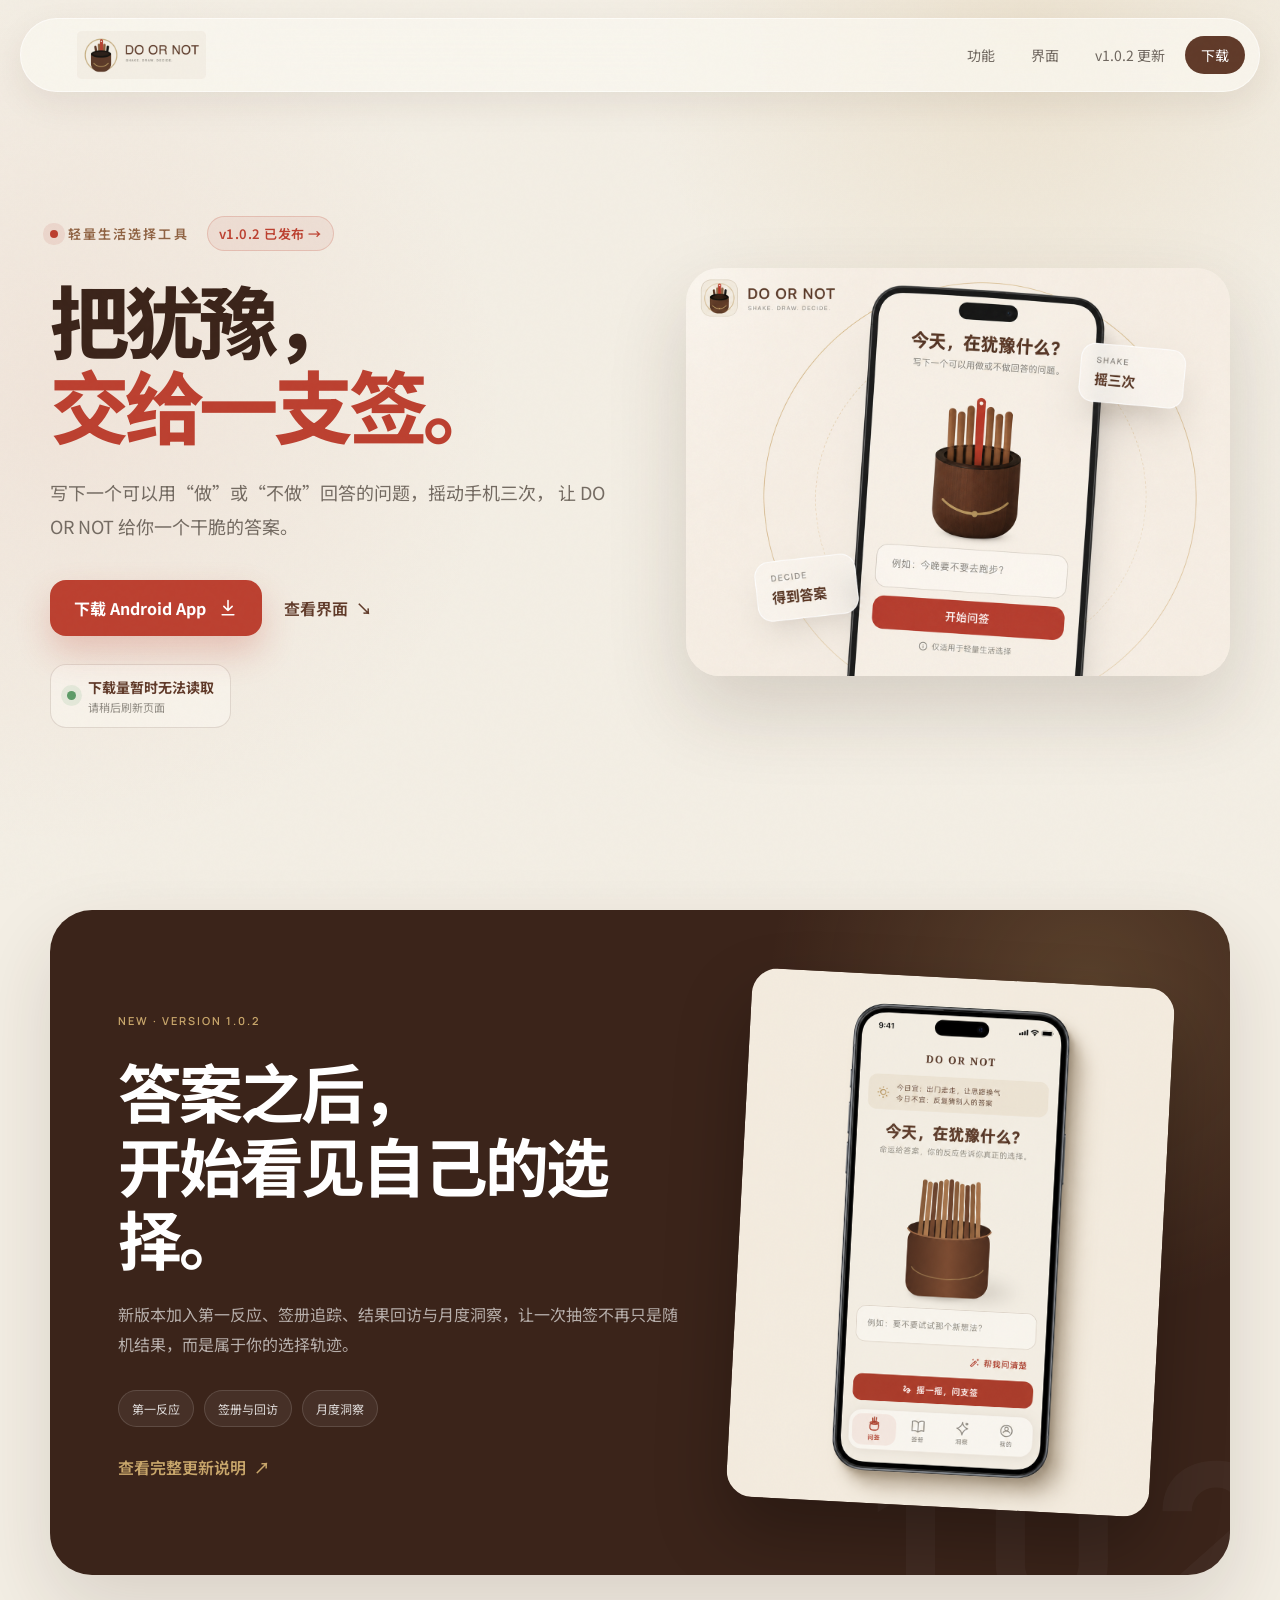
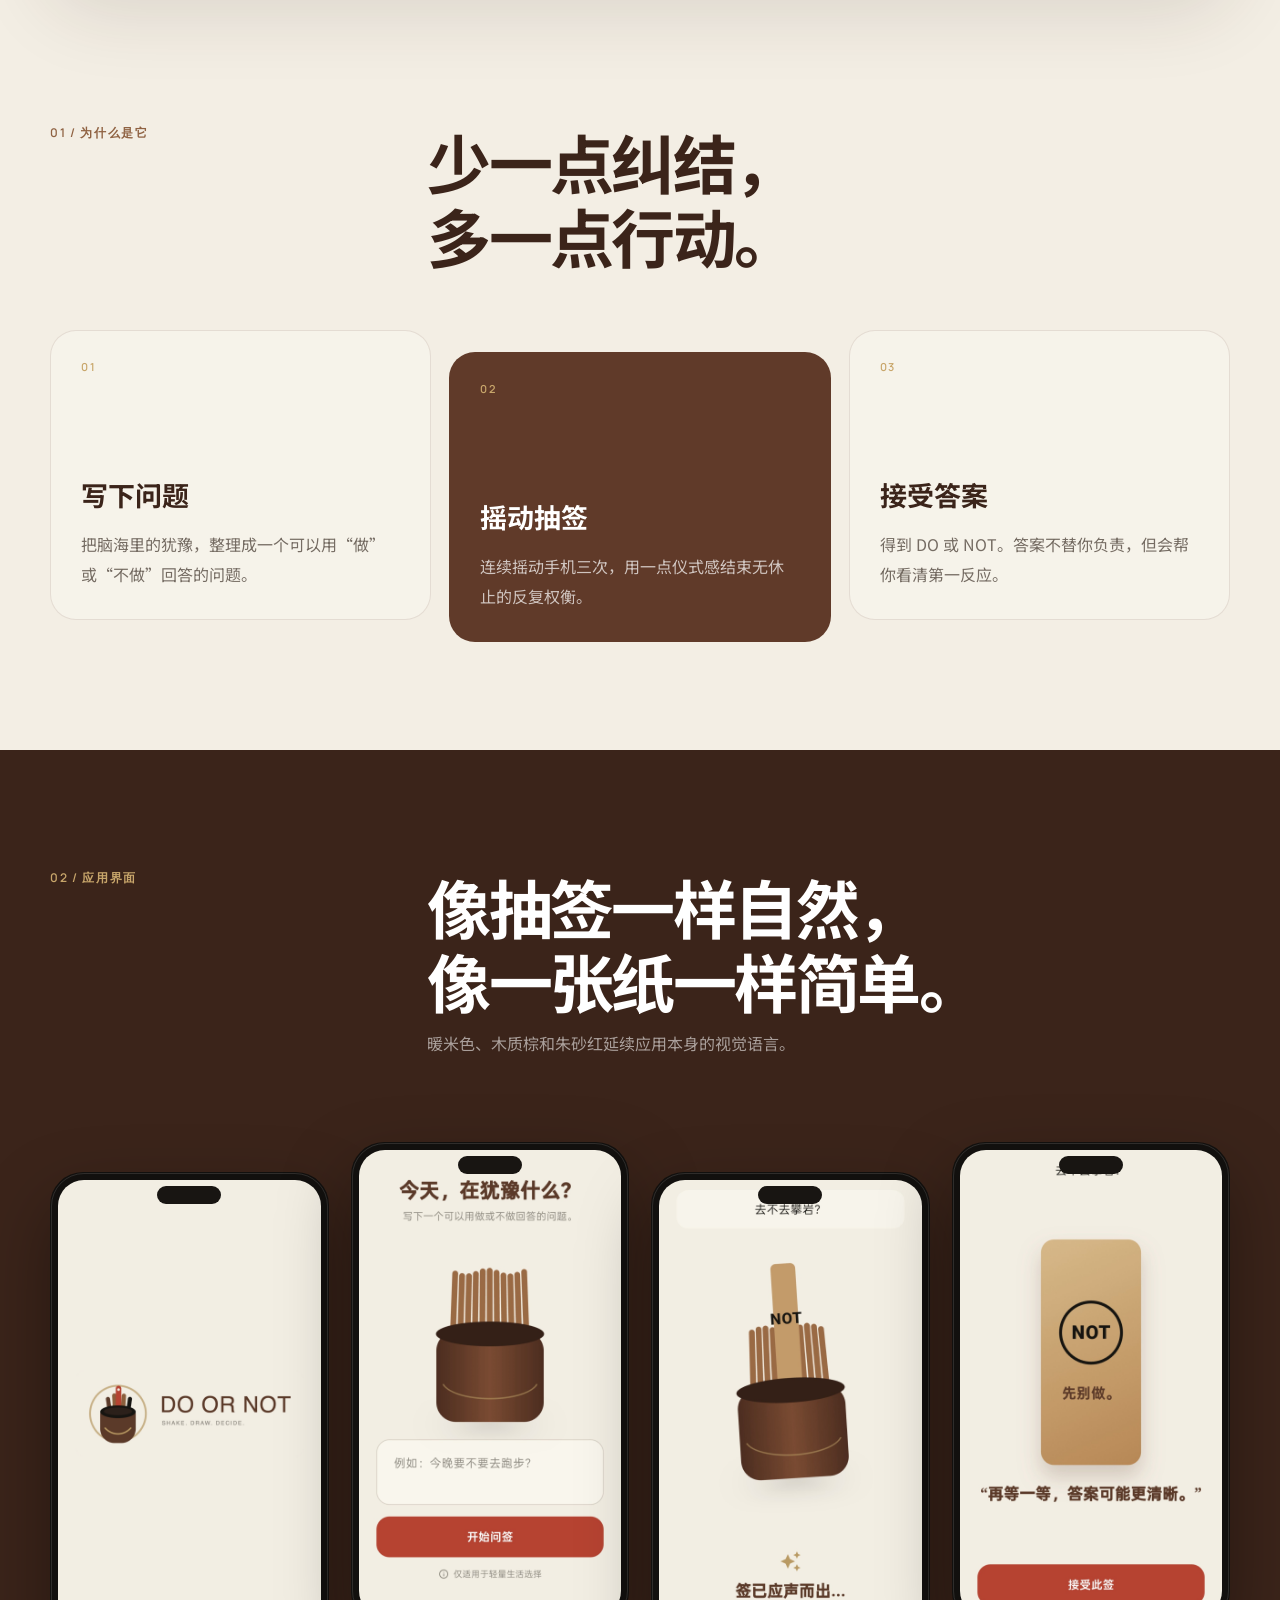
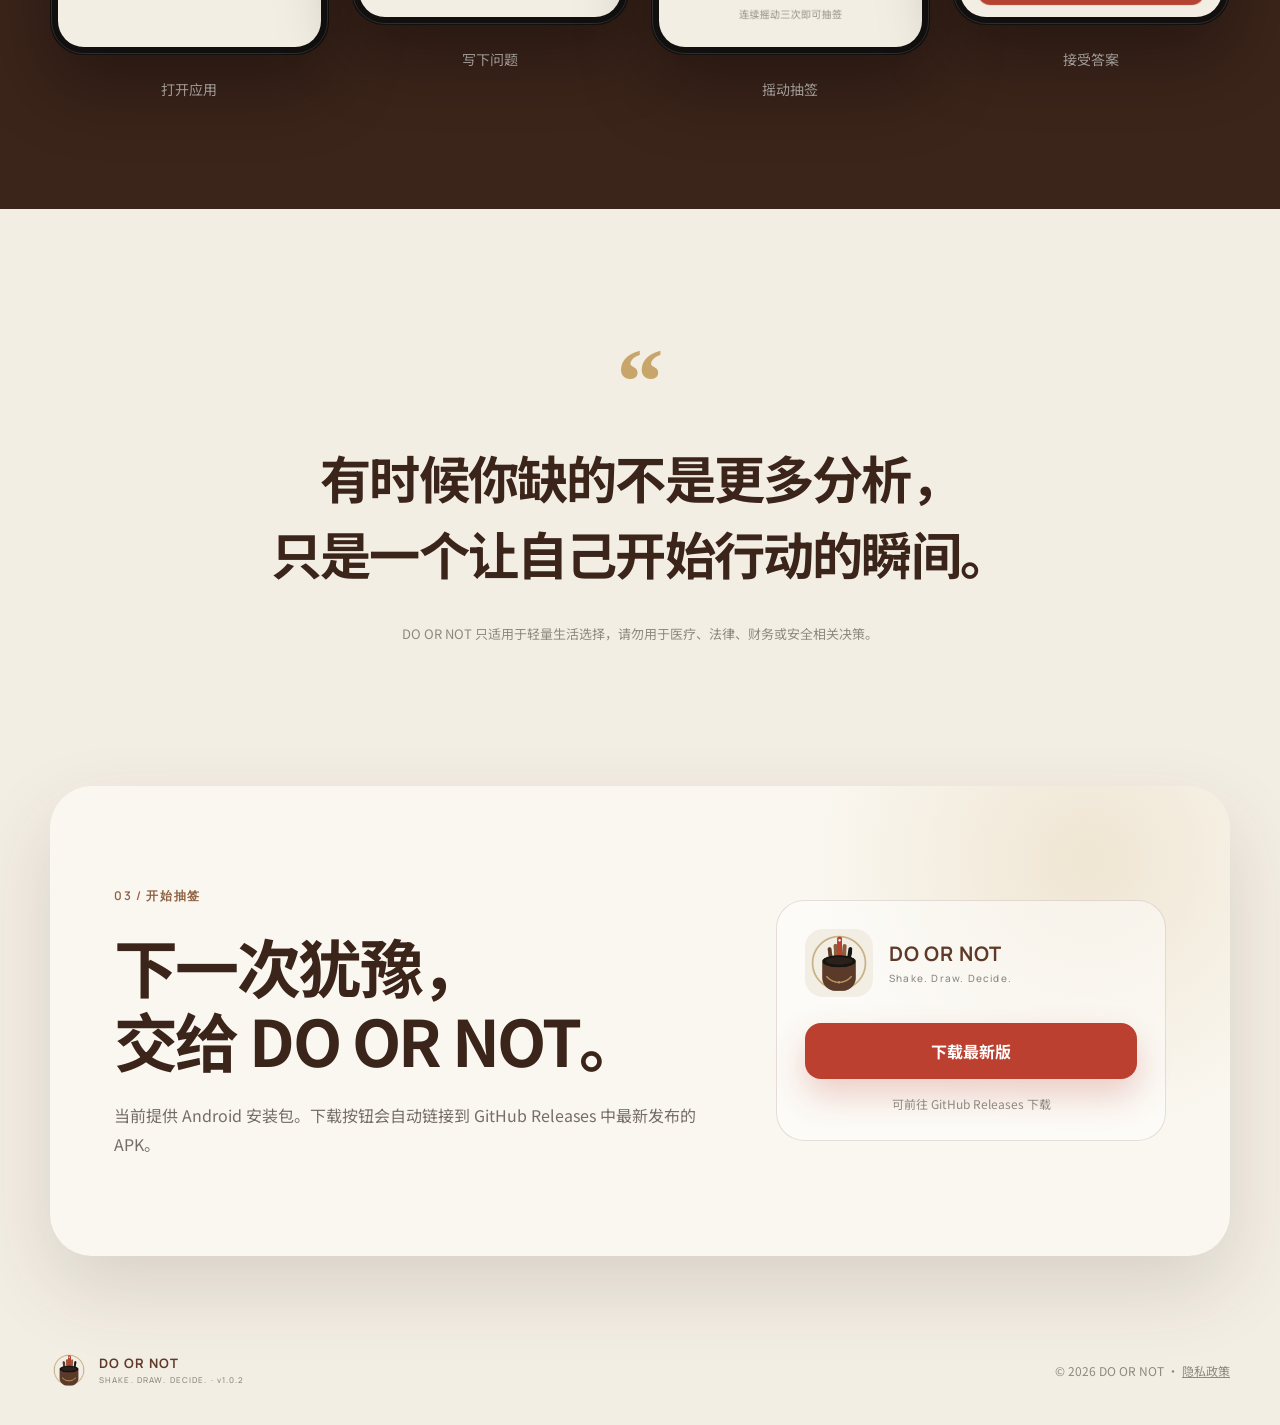
<file: index.html>
<!doctype html>
<html lang="zh-CN">
<head>
  <meta charset="utf-8">
  <meta name="viewport" content="width=device-width, initial-scale=1">
  <meta name="description" content="DO OR NOT v1.0.2：从随机答案到第一反应、签册追踪与选择洞察。">
  <meta name="theme-color" content="#f3eee4">
  <title>DO OR NOT · v1.0.2</title>

  <link rel="icon" type="image/png" href="./assets/app-icon.png">
  <link rel="apple-touch-icon" href="./assets/app-icon.png">
  <link rel="stylesheet" href="./styles.css?v=1.0.2.2">
</head>

<body>
  <div class="page-noise" aria-hidden="true"></div>

  <header class="site-header">
    <a class="brand brand-wordmark-link" href="#top" aria-label="DO OR NOT 首页">
      <img class="brand-wordmark" src="./assets/wordmark.png?v=1.0.2.2" alt="DO OR NOT · Shake. Draw. Decide.">
    </a>

    <nav aria-label="主导航">
      <a href="#features">功能</a>
      <a href="#preview">界面</a>
      <a href="./update-1.0.2.html">v1.0.2 更新</a>
      <a class="nav-download" href="#download">下载</a>
    </nav>
  </header>

  <main id="top">
    <section class="hero section-shell">
      <div class="hero-copy">
        <div class="eyebrow">
          <span class="eyebrow-dot"></span>
          轻量生活选择工具
          <a class="version-chip" href="./update-1.0.2.html">v1.0.2 已发布 →</a>
        </div>

        <h1>把犹豫，<br><em>交给一支签。</em></h1>

        <p class="hero-description">
          写下一个可以用“做”或“不做”回答的问题，摇动手机三次，
          让 DO OR NOT 给你一个干脆的答案。
        </p>

        <div class="hero-actions">
          <a
            id="downloadButton"
            class="primary-button"
            href="https://github.com/tpos8/do-or-not/releases"
            target="_blank"
            rel="noopener"
          >
            <span>下载 Android App</span>
            <svg viewBox="0 0 24 24" aria-hidden="true">
              <path d="M12 3v12m0 0 5-5m-5 5-5-5M5 20h14"/>
            </svg>
          </a>

          <a class="text-button" href="#preview">
            查看界面
            <span aria-hidden="true">↘</span>
          </a>
        </div>

        <div class="download-counter" aria-live="polite">
          <span class="live-dot" aria-hidden="true"></span>
          <div>
            <strong id="downloadCount">正在读取下载量…</strong>
            <small id="downloadMeta">数据来自 GitHub Releases</small>
          </div>
        </div>
      </div>

      <div class="hero-visual hero-visual-latest" aria-label="DO OR NOT 最新应用界面预览">
        <img class="hero-latest-image" src="./assets/hero-latest.png?v=1.0.2.2" alt="DO OR NOT 最新首页：今天，在犹豫什么？">
      </div>
    </section>


    <section class="release-strip section-shell" aria-labelledby="release-title">
      <div class="release-strip-copy">
        <span class="release-kicker">NEW · VERSION 1.0.2</span>
        <h2 id="release-title">答案之后，<br>开始看见自己的选择。</h2>
        <p>新版本加入第一反应、签册追踪、结果回访与月度洞察，让一次抽签不再只是随机结果，而是属于你的选择轨迹。</p>
        <div class="release-points" aria-label="v1.0.2 核心更新">
          <span>第一反应</span>
          <span>签册与回访</span>
          <span>月度洞察</span>
        </div>
        <a class="text-button release-link" href="./update-1.0.2.html">查看完整更新说明 <span aria-hidden="true">↗</span></a>
      </div>
      <a class="release-strip-visual" href="./update-1.0.2.html" aria-label="查看 DO OR NOT v1.0.2 更新">
        <img src="./assets/updates/home-preview.png" alt="DO OR NOT v1.0.2 首页手机预览图">
      </a>
    </section>

    <section id="features" class="features section-shell">
      <div class="section-heading">
        <span>01 / 为什么是它</span>
        <h2>少一点纠结，<br>多一点行动。</h2>
      </div>

      <div class="feature-grid">
        <article class="feature-card">
          <span class="feature-number">01</span>
          <h3>写下问题</h3>
          <p>把脑海里的犹豫，整理成一个可以用“做”或“不做”回答的问题。</p>
        </article>

        <article class="feature-card featured">
          <span class="feature-number">02</span>
          <h3>摇动抽签</h3>
          <p>连续摇动手机三次，用一点仪式感结束无休止的反复权衡。</p>
        </article>

        <article class="feature-card">
          <span class="feature-number">03</span>
          <h3>接受答案</h3>
          <p>得到 DO 或 NOT。答案不替你负责，但会帮你看清第一反应。</p>
        </article>
      </div>
    </section>

    <section id="preview" class="preview-section">
      <div class="section-shell">
        <div class="section-heading preview-heading">
          <span>02 / 应用界面</span>
          <h2>像抽签一样自然，<br>像一张纸一样简单。</h2>
          <p>暖米色、木质棕和朱砂红延续应用本身的视觉语言。</p>
        </div>

        <div class="phone-gallery">
          <figure class="gallery-item gallery-item-1">
            <div class="phone phone-gallery-frame">
              <div class="phone-speaker"></div>
              <div class="phone-screen">
                <img src="./assets/screenshots/splash.png" alt="DO OR NOT 启动页">
              </div>
            </div>
            <figcaption>打开应用</figcaption>
          </figure>

          <figure class="gallery-item gallery-item-2">
            <div class="phone phone-gallery-frame">
              <div class="phone-speaker"></div>
              <div class="phone-screen">
                <img src="./assets/screenshots/question.jpg" alt="输入选择问题">
              </div>
            </div>
            <figcaption>写下问题</figcaption>
          </figure>

          <figure class="gallery-item gallery-item-3">
            <div class="phone phone-gallery-frame">
              <div class="phone-speaker"></div>
              <div class="phone-screen">
                <img src="./assets/screenshots/shake.jpg" alt="摇动手机抽签">
              </div>
            </div>
            <figcaption>摇动抽签</figcaption>
          </figure>

          <figure class="gallery-item gallery-item-4">
            <div class="phone phone-gallery-frame">
              <div class="phone-speaker"></div>
              <div class="phone-screen">
                <img src="./assets/screenshots/result.jpg" alt="查看 DO OR NOT 答案">
              </div>
            </div>
            <figcaption>接受答案</figcaption>
          </figure>
        </div>
      </div>
    </section>

    <section class="ritual section-shell">
      <div class="ritual-mark">“</div>
      <blockquote>
        有时候你缺的不是更多分析，<br>
        只是一个让自己开始行动的瞬间。
      </blockquote>
      <p>DO OR NOT 只适用于轻量生活选择，请勿用于医疗、法律、财务或安全相关决策。</p>
    </section>

    <section id="download" class="download-section">
      <div class="download-card section-shell">
        <div class="download-copy">
          <span>03 / 开始抽签</span>
          <h2>下一次犹豫，<br>交给 DO OR NOT。</h2>
          <p>当前提供 Android 安装包。下载按钮会自动链接到 GitHub Releases 中最新发布的 APK。</p>
        </div>

        <div class="download-action">
          <img src="./assets/app-icon.png" alt="DO OR NOT 应用图标">
          <div>
            <strong>DO OR NOT</strong>
            <small>Shake. Draw. Decide.</small>
          </div>

          <a
            id="downloadButtonBottom"
            class="primary-button"
            href="https://github.com/tpos8/do-or-not/releases"
            target="_blank"
            rel="noopener"
          >
            下载最新版
          </a>

          <p id="downloadCountBottom">正在同步下载量…</p>
        </div>
      </div>
    </section>
  </main>

  <footer class="site-footer section-shell">
    <div class="footer-brand">
      <img src="./assets/app-icon.png" alt="">
      <div>
        <strong>DO OR NOT</strong>
        <small>SHAKE. DRAW. DECIDE. · v1.0.2</small>
      </div>
    </div>

    <p>© <span id="year"></span> DO OR NOT · <a href="./privacy.html">隐私政策</a></p>
  </footer>

  <script src="./app.js?v=1.0.2.2"></script>
</body>
</html>
</file>
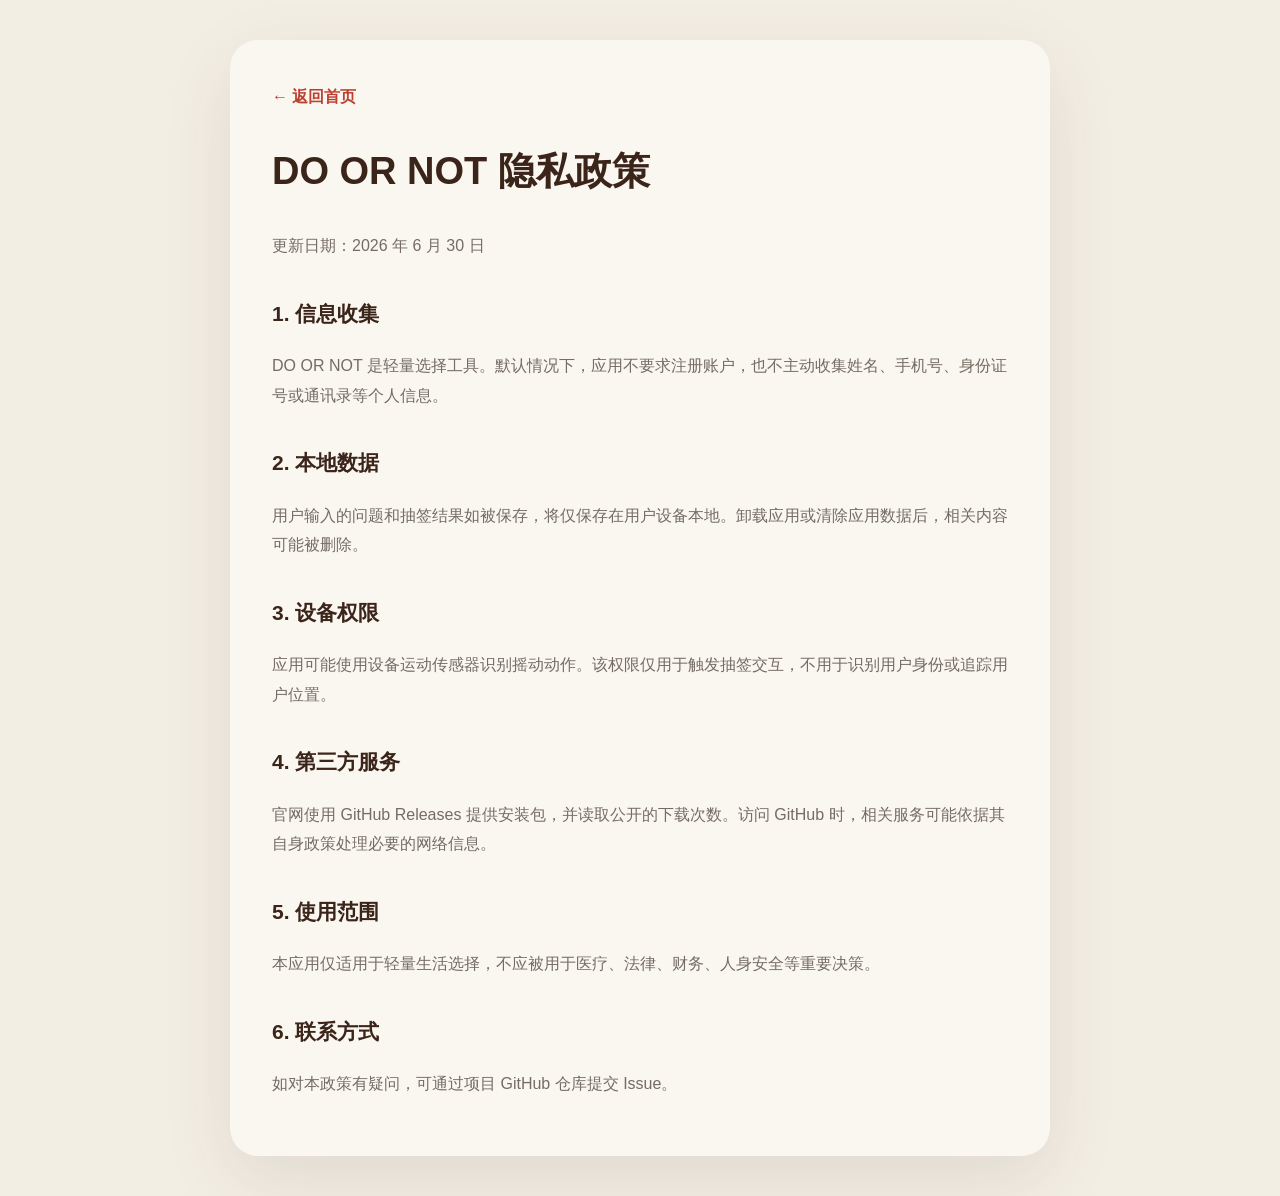
<file: privacy.html>
<!doctype html>
<html lang="zh-CN">
<head>
  <meta charset="utf-8">
  <meta name="viewport" content="width=device-width, initial-scale=1">
  <meta name="theme-color" content="#f3eee4">
  <title>隐私政策 · DO OR NOT</title>
  <style>
    :root{--bg:#f3eee4;--card:#faf7f0;--ink:#3b241a;--muted:#756c63;--red:#bc4030}
    *{box-sizing:border-box}
    body{margin:0;padding:40px 18px;background:var(--bg);color:var(--ink);font-family:-apple-system,BlinkMacSystemFont,"PingFang SC","Noto Sans SC",sans-serif;line-height:1.85}
    main{max-width:820px;margin:auto;padding:42px;border-radius:28px;background:var(--card);box-shadow:0 24px 70px rgba(59,36,26,.1)}
    h1{margin-top:0;font-size:38px}
    h2{margin-top:34px;font-size:21px}
    p,li{color:var(--muted)}
    a{color:var(--red)}
    .back{display:inline-block;margin-bottom:24px;text-decoration:none;font-weight:600}
    @media(max-width:600px){main{padding:28px 22px}h1{font-size:30px}}
  </style>
</head>
<body>
  <main>
    <a class="back" href="./index.html">← 返回首页</a>
    <h1>DO OR NOT 隐私政策</h1>
    <p>更新日期：2026 年 6 月 30 日</p>

    <h2>1. 信息收集</h2>
    <p>DO OR NOT 是轻量选择工具。默认情况下，应用不要求注册账户，也不主动收集姓名、手机号、身份证号或通讯录等个人信息。</p>

    <h2>2. 本地数据</h2>
    <p>用户输入的问题和抽签结果如被保存，将仅保存在用户设备本地。卸载应用或清除应用数据后，相关内容可能被删除。</p>

    <h2>3. 设备权限</h2>
    <p>应用可能使用设备运动传感器识别摇动动作。该权限仅用于触发抽签交互，不用于识别用户身份或追踪用户位置。</p>

    <h2>4. 第三方服务</h2>
    <p>官网使用 GitHub Releases 提供安装包，并读取公开的下载次数。访问 GitHub 时，相关服务可能依据其自身政策处理必要的网络信息。</p>

    <h2>5. 使用范围</h2>
    <p>本应用仅适用于轻量生活选择，不应被用于医疗、法律、财务、人身安全等重要决策。</p>

    <h2>6. 联系方式</h2>
    <p>如对本政策有疑问，可通过项目 GitHub 仓库提交 Issue。</p>
  </main>
</body>
</html>
</file>
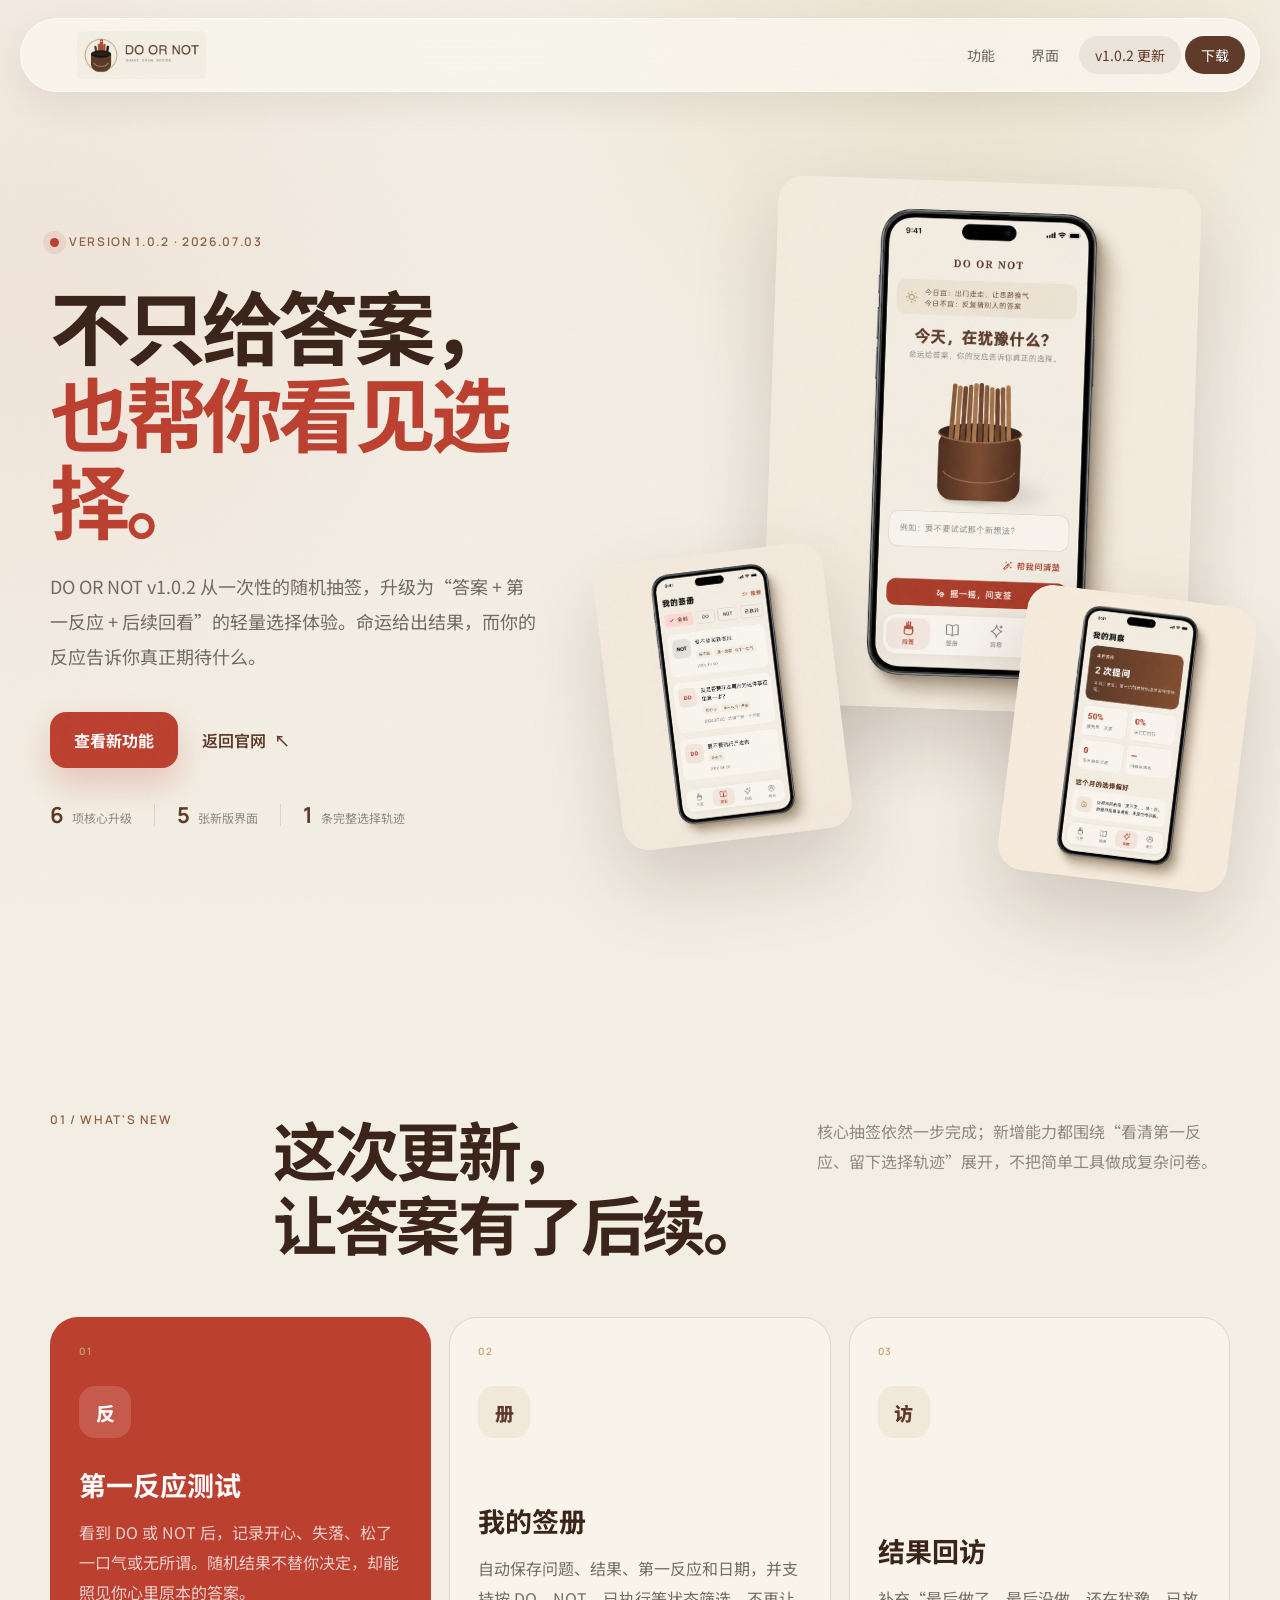
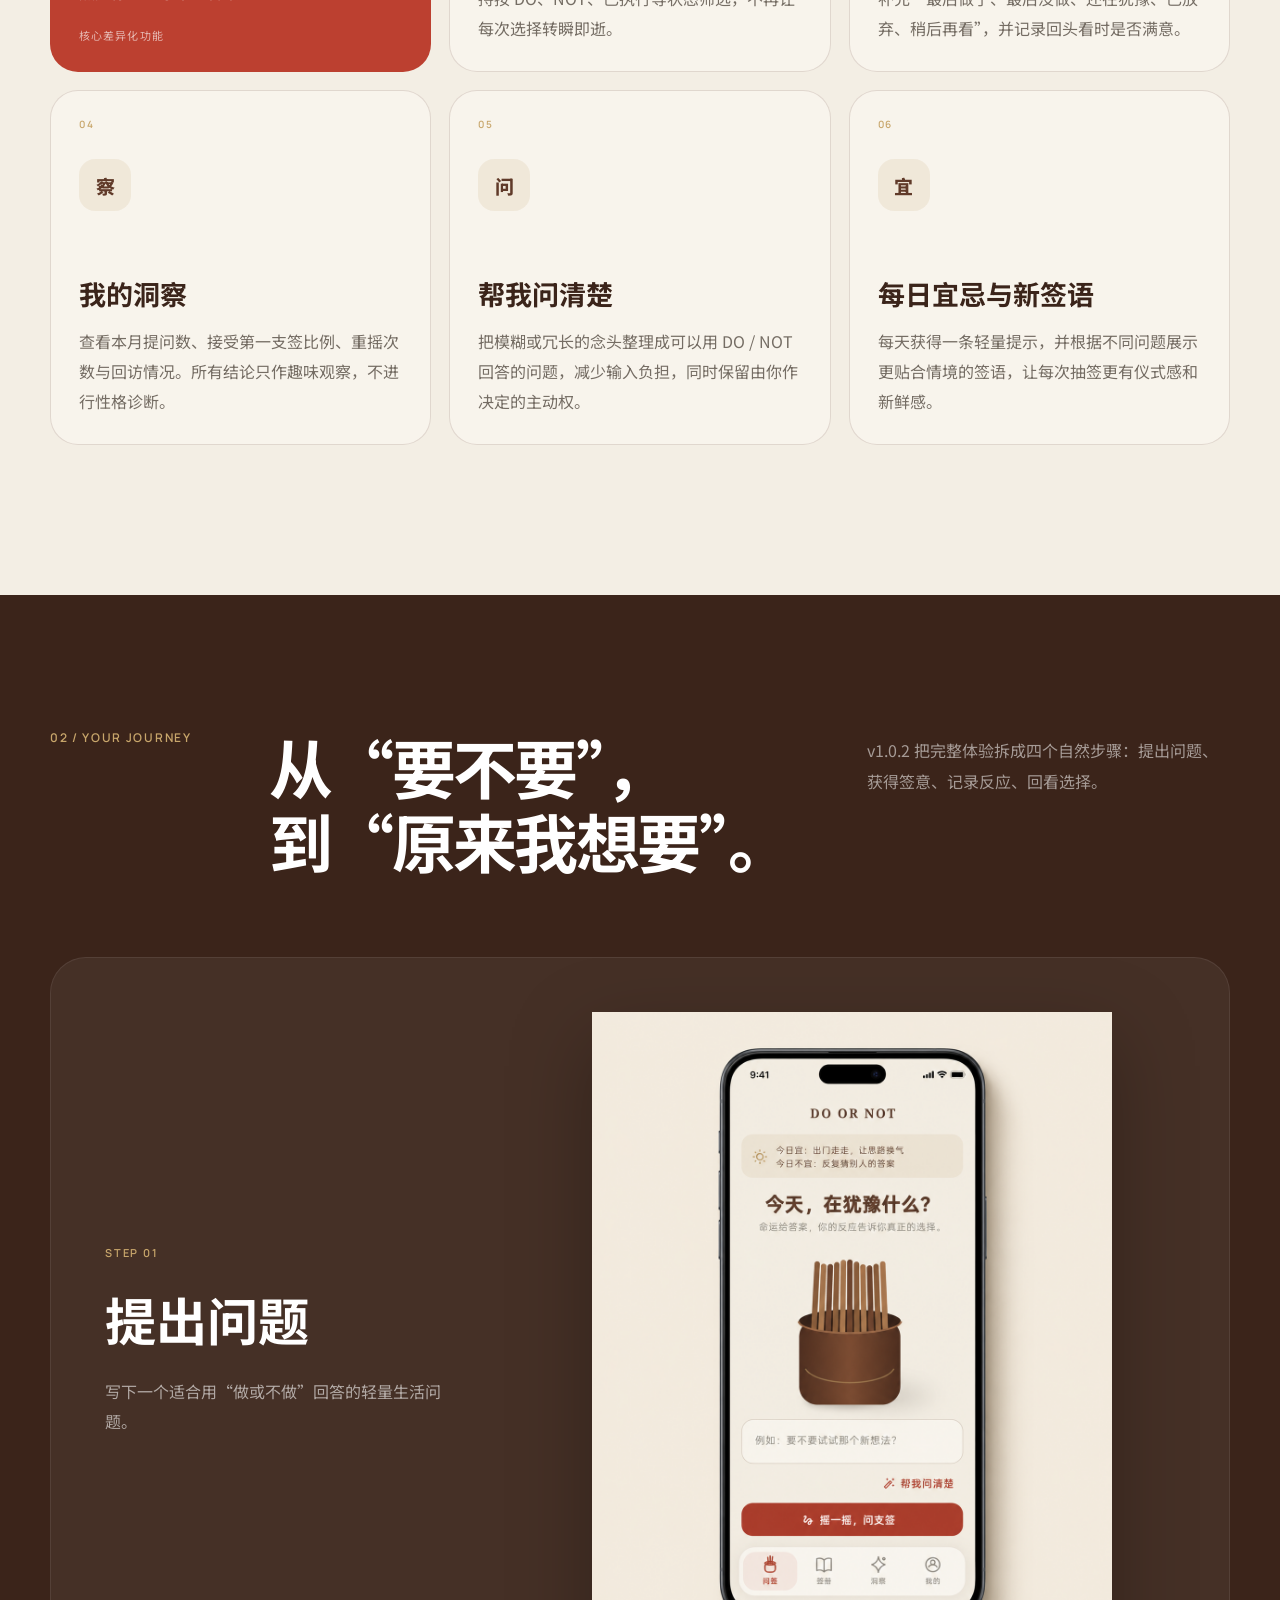
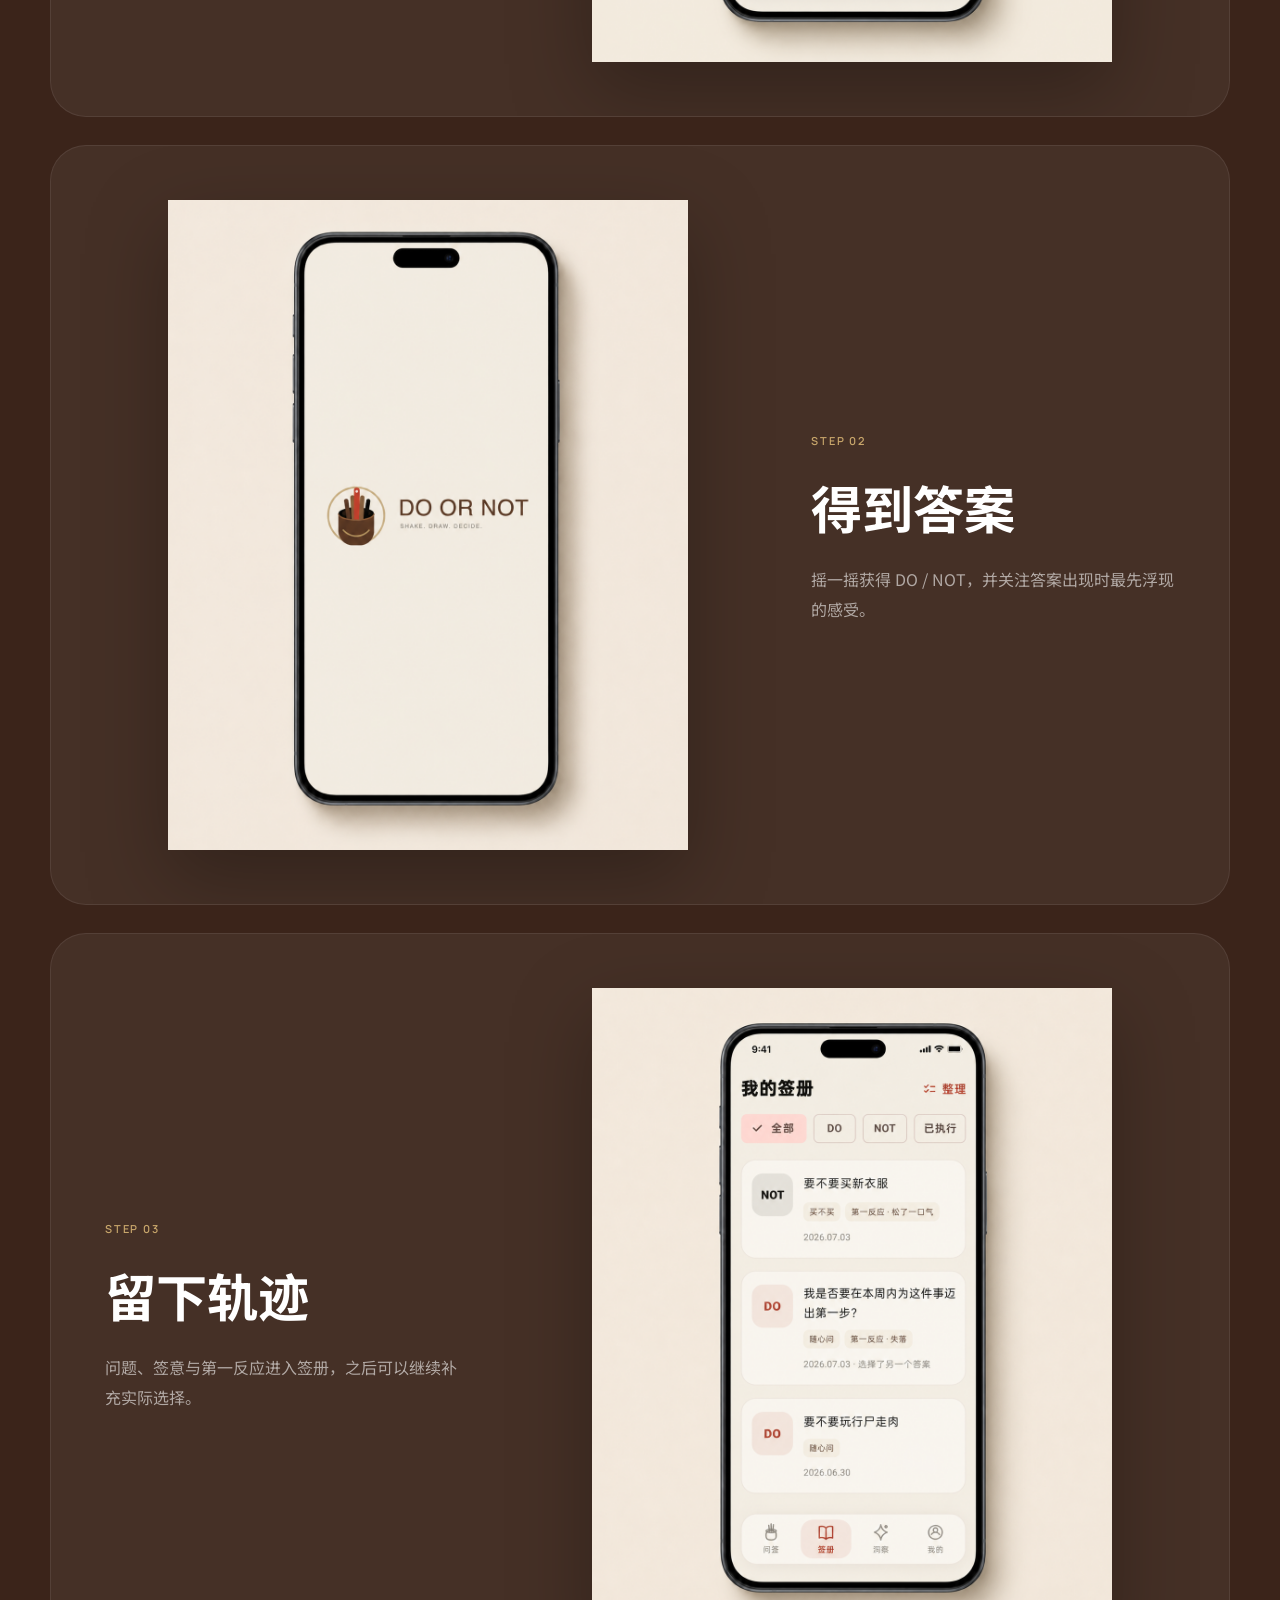
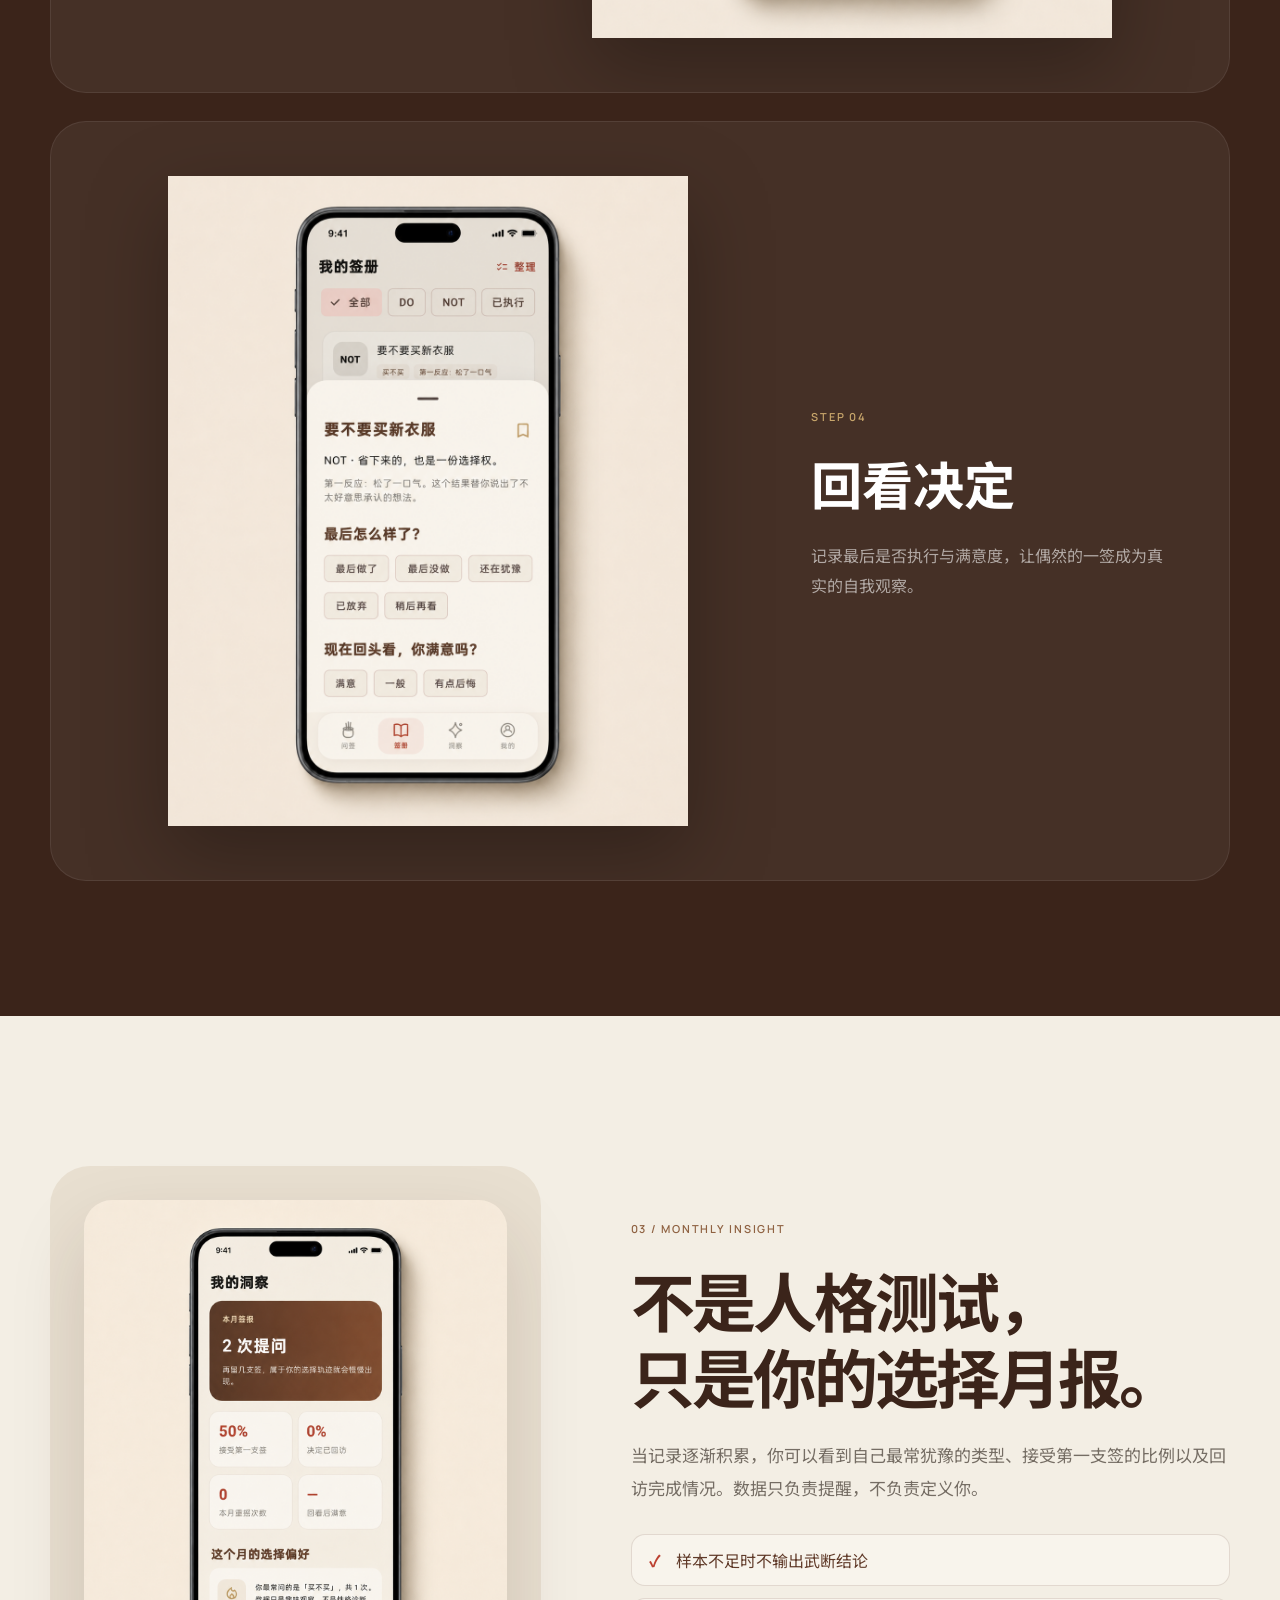
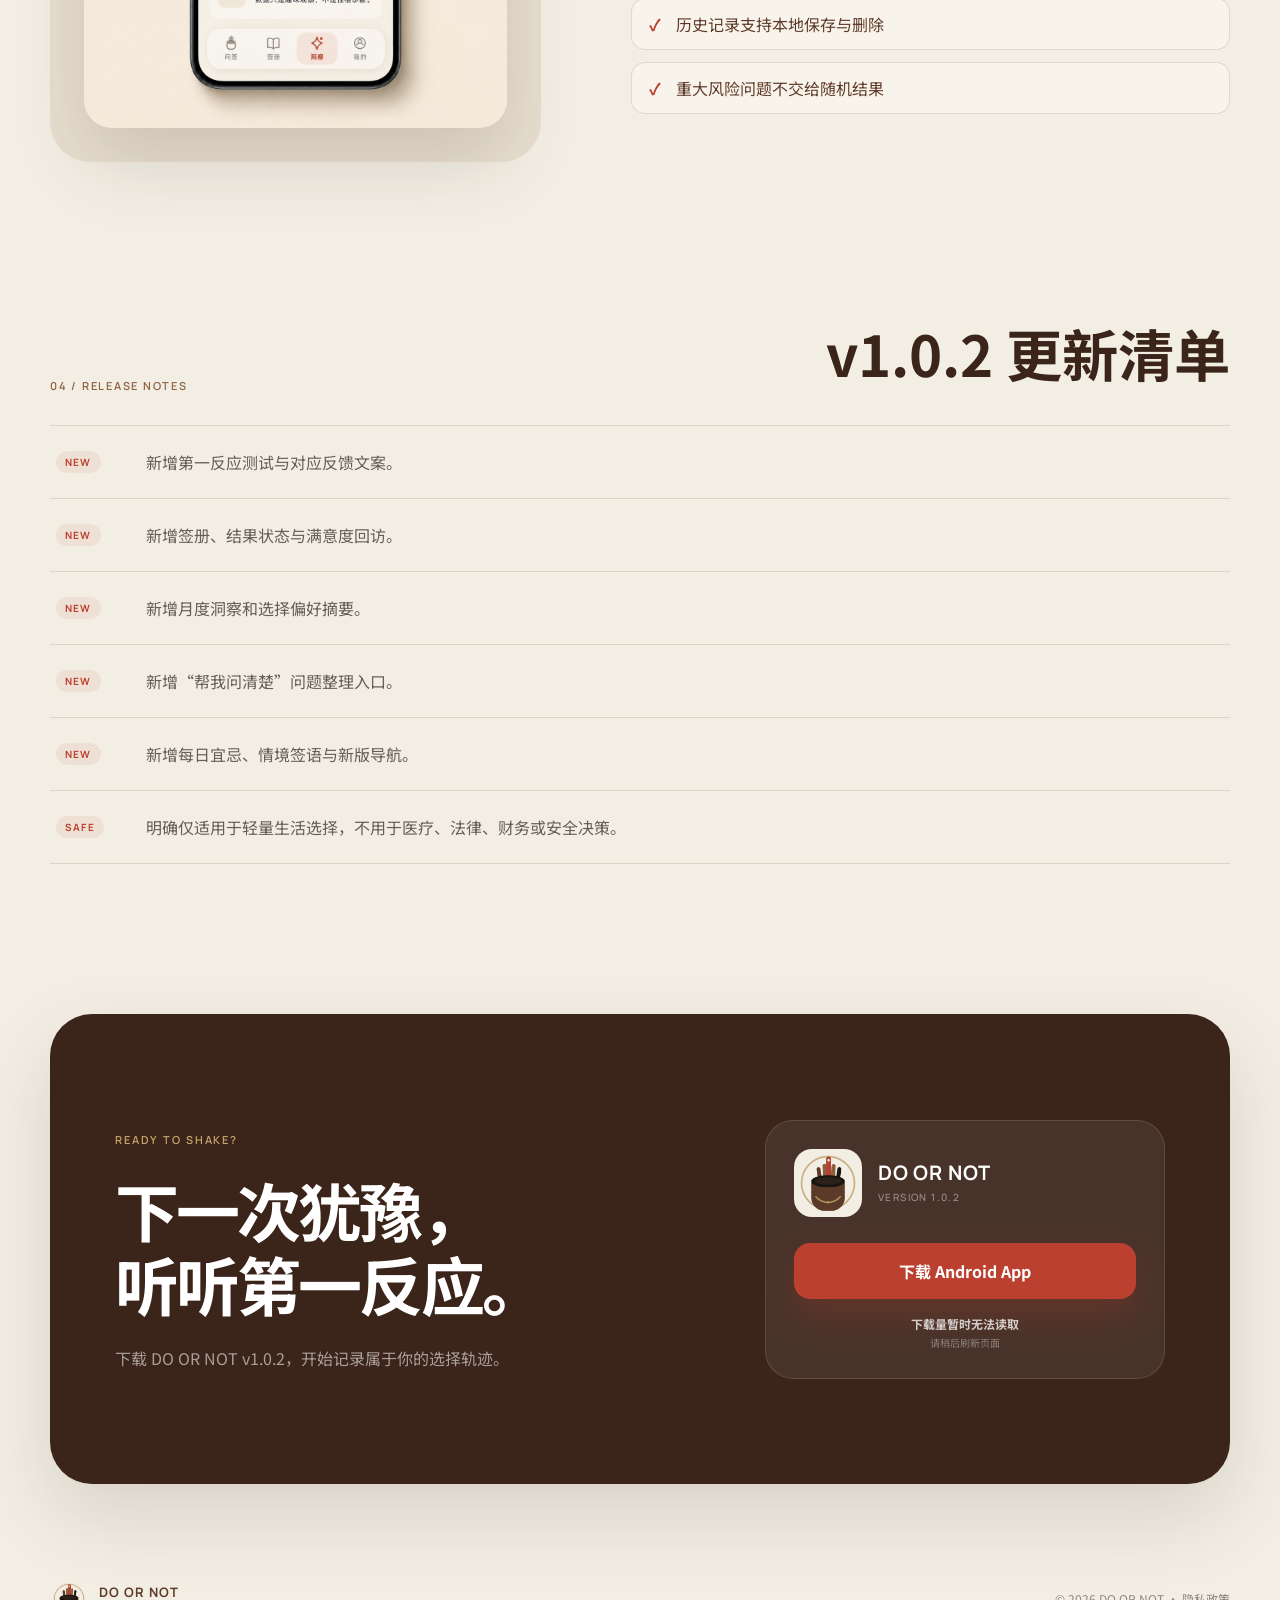
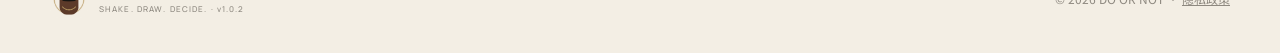
<file: update-1.0.2.html>
<!doctype html>
<html lang="zh-CN">
<head>
  <meta charset="utf-8">
  <meta name="viewport" content="width=device-width, initial-scale=1">
  <meta name="description" content="DO OR NOT v1.0.2 更新：第一反应、签册追踪、决定回访、月度洞察与 AI 问题整理。">
  <meta name="theme-color" content="#f3eee4">
  <title>v1.0.2 更新 · DO OR NOT</title>
  <link rel="icon" type="image/png" href="./assets/app-icon.png">
  <link rel="apple-touch-icon" href="./assets/app-icon.png">
  <link rel="stylesheet" href="./styles.css?v=1.0.2.2">
</head>
<body class="update-page">
  <div class="page-noise" aria-hidden="true"></div>

  <header class="site-header">
    <a class="brand brand-wordmark-link" href="./index.html" aria-label="返回 DO OR NOT 首页">
      <img class="brand-wordmark" src="./assets/wordmark.png?v=1.0.2.2" alt="DO OR NOT · Shake. Draw. Decide.">
    </a>
    <nav aria-label="主导航">
      <a href="./index.html#features">功能</a>
      <a href="./index.html#preview">界面</a>
      <a class="nav-active" href="./update-1.0.2.html" aria-current="page">v1.0.2 更新</a>
      <a class="nav-download" href="#update-download">下载</a>
    </nav>
  </header>

  <main>
    <section class="update-hero section-shell">
      <div class="update-hero-copy">
        <div class="release-badge"><span></span> VERSION 1.0.2 · 2026.07.03</div>
        <h1>不只给答案，<br><em>也帮你看见选择。</em></h1>
        <p>DO OR NOT v1.0.2 从一次性的随机抽签，升级为“答案 + 第一反应 + 后续回看”的轻量选择体验。命运给出结果，而你的反应告诉你真正期待什么。</p>
        <div class="update-hero-actions">
          <a class="primary-button" href="#whats-new">查看新功能</a>
          <a class="text-button" href="./index.html">返回官网 <span aria-hidden="true">↖</span></a>
        </div>
        <div class="release-meta-row">
          <span><b>6</b> 项核心升级</span>
          <span><b>5</b> 张新版界面</span>
          <span><b>1</b> 条完整选择轨迹</span>
        </div>
      </div>

      <div class="update-hero-collage" aria-label="v1.0.2 新版界面预览">
        <figure class="collage-main">
          <img src="./assets/updates/home-preview.png" alt="DO OR NOT v1.0.2 问签首页">
        </figure>
        <figure class="collage-card collage-card-one">
          <img src="./assets/updates/signbook-preview.png" alt="我的签册界面">
        </figure>
        <figure class="collage-card collage-card-two">
          <img src="./assets/updates/insight-preview.png" alt="我的洞察界面">
        </figure>
      </div>
    </section>

    <section id="whats-new" class="update-features section-shell">
      <div class="section-heading update-heading">
        <span>01 / WHAT'S NEW</span>
        <h2>这次更新，<br>让答案有了后续。</h2>
        <p>核心抽签依然一步完成；新增能力都围绕“看清第一反应、留下选择轨迹”展开，不把简单工具做成复杂问卷。</p>
      </div>

      <div class="update-feature-grid">
        <article class="update-feature-card update-feature-primary">
          <span class="update-feature-index">01</span>
          <div class="feature-icon">反</div>
          <h3>第一反应测试</h3>
          <p>看到 DO 或 NOT 后，记录开心、失落、松了一口气或无所谓。随机结果不替你决定，却能照见你心里原本的答案。</p>
          <small>核心差异化功能</small>
        </article>

        <article class="update-feature-card">
          <span class="update-feature-index">02</span>
          <div class="feature-icon">册</div>
          <h3>我的签册</h3>
          <p>自动保存问题、结果、第一反应和日期，并支持按 DO、NOT、已执行等状态筛选，不再让每次选择转瞬即逝。</p>
        </article>

        <article class="update-feature-card">
          <span class="update-feature-index">03</span>
          <div class="feature-icon">访</div>
          <h3>结果回访</h3>
          <p>补充“最后做了、最后没做、还在犹豫、已放弃、稍后再看”，并记录回头看时是否满意。</p>
        </article>

        <article class="update-feature-card">
          <span class="update-feature-index">04</span>
          <div class="feature-icon">察</div>
          <h3>我的洞察</h3>
          <p>查看本月提问数、接受第一支签比例、重摇次数与回访情况。所有结论只作趣味观察，不进行性格诊断。</p>
        </article>

        <article class="update-feature-card">
          <span class="update-feature-index">05</span>
          <div class="feature-icon">问</div>
          <h3>帮我问清楚</h3>
          <p>把模糊或冗长的念头整理成可以用 DO / NOT 回答的问题，减少输入负担，同时保留由你作决定的主动权。</p>
        </article>

        <article class="update-feature-card">
          <span class="update-feature-index">06</span>
          <div class="feature-icon">宜</div>
          <h3>每日宜忌与新签语</h3>
          <p>每天获得一条轻量提示，并根据不同问题展示更贴合情境的签语，让每次抽签更有仪式感和新鲜感。</p>
        </article>
      </div>
    </section>

    <section class="journey-section">
      <div class="section-shell">
        <div class="section-heading journey-heading">
          <span>02 / YOUR JOURNEY</span>
          <h2>从“要不要”，<br>到“原来我想要”。</h2>
          <p>v1.0.2 把完整体验拆成四个自然步骤：提出问题、获得签意、记录反应、回看选择。</p>
        </div>

        <div class="journey-grid">
          <article class="journey-item">
            <div class="journey-copy"><span>STEP 01</span><h3>提出问题</h3><p>写下一个适合用“做或不做”回答的轻量生活问题。</p></div>
            <img src="./assets/updates/home-preview.png" alt="提出问题界面预览">
          </article>
          <article class="journey-item journey-reverse">
            <div class="journey-copy"><span>STEP 02</span><h3>得到答案</h3><p>摇一摇获得 DO / NOT，并关注答案出现时最先浮现的感受。</p></div>
            <img src="./assets/updates/splash-preview.png" alt="DO OR NOT 启动页预览">
          </article>
          <article class="journey-item">
            <div class="journey-copy"><span>STEP 03</span><h3>留下轨迹</h3><p>问题、签意与第一反应进入签册，之后可以继续补充实际选择。</p></div>
            <img src="./assets/updates/signbook-preview.png" alt="签册列表界面预览">
          </article>
          <article class="journey-item journey-reverse">
            <div class="journey-copy"><span>STEP 04</span><h3>回看决定</h3><p>记录最后是否执行与满意度，让偶然的一签成为真实的自我观察。</p></div>
            <img src="./assets/updates/decision-detail-preview.png" alt="决定回访界面预览">
          </article>
        </div>
      </div>
    </section>

    <section class="insight-showcase section-shell">
      <div class="insight-image-wrap">
        <img src="./assets/updates/insight-preview.png" alt="DO OR NOT 月度洞察手机预览图">
      </div>
      <div class="insight-copy">
        <span>03 / MONTHLY INSIGHT</span>
        <h2>不是人格测试，<br>只是你的选择月报。</h2>
        <p>当记录逐渐积累，你可以看到自己最常犹豫的类型、接受第一支签的比例以及回访完成情况。数据只负责提醒，不负责定义你。</p>
        <ul>
          <li>样本不足时不输出武断结论</li>
          <li>历史记录支持本地保存与删除</li>
          <li>重大风险问题不交给随机结果</li>
        </ul>
      </div>
    </section>

    <section class="release-notes section-shell" aria-labelledby="release-notes-title">
      <div class="release-notes-header">
        <span>04 / RELEASE NOTES</span>
        <h2 id="release-notes-title">v1.0.2 更新清单</h2>
      </div>
      <div class="release-notes-list">
        <div><time>NEW</time><p>新增第一反应测试与对应反馈文案。</p></div>
        <div><time>NEW</time><p>新增签册、结果状态与满意度回访。</p></div>
        <div><time>NEW</time><p>新增月度洞察和选择偏好摘要。</p></div>
        <div><time>NEW</time><p>新增“帮我问清楚”问题整理入口。</p></div>
        <div><time>NEW</time><p>新增每日宜忌、情境签语与新版导航。</p></div>
        <div><time>SAFE</time><p>明确仅适用于轻量生活选择，不用于医疗、法律、财务或安全决策。</p></div>
      </div>
    </section>

    <section id="update-download" class="update-download-section">
      <div class="update-download-card section-shell">
        <div>
          <span>READY TO SHAKE?</span>
          <h2>下一次犹豫，<br>听听第一反应。</h2>
          <p>下载 DO OR NOT v1.0.2，开始记录属于你的选择轨迹。</p>
        </div>
        <div class="update-download-action">
          <img src="./assets/app-icon.png" alt="DO OR NOT 应用图标">
          <div><strong>DO OR NOT</strong><small>VERSION 1.0.2</small></div>
          <a id="downloadButton" class="primary-button" href="https://github.com/tpos8/do-or-not/releases" target="_blank" rel="noopener">下载 Android App</a>
          <p><strong id="downloadCount">正在读取下载量…</strong><small id="downloadMeta">数据来自 GitHub Releases</small></p>
        </div>
      </div>
    </section>
  </main>

  <footer class="site-footer section-shell">
    <div class="footer-brand">
      <img src="./assets/app-icon.png" alt="">
      <div><strong>DO OR NOT</strong><small>SHAKE. DRAW. DECIDE. · v1.0.2</small></div>
    </div>
    <p>© <span id="year"></span> DO OR NOT · <a href="./privacy.html">隐私政策</a></p>
  </footer>
  <script src="./app.js?v=1.0.2.2"></script>
</body>
</html>
</file>
<file: styles.css>
@import url("https://fonts.googleapis.com/css2?family=Noto+Sans+SC:wght@400;500;600;700;800&family=Manrope:wght@500;600;700&display=swap");

:root {
  --paper: #f3eee4;
  --paper-light: #faf7f0;
  --paper-dark: #e8dfd0;
  --ink: #171411;
  --brown: #603a29;
  --brown-dark: #3b241a;
  --brown-soft: #8f6242;
  --red: #bc4030;
  --red-dark: #9f3327;
  --gold: #c8a66b;
  --muted: #8e8980;
  --line: rgba(96, 58, 41, 0.15);
  --shadow: 0 32px 80px rgba(59, 36, 26, 0.14);
  --radius-lg: 42px;
  --radius-md: 26px;
}

* {
  box-sizing: border-box;
}

html {
  scroll-behavior: smooth;
}

body {
  margin: 0;
  color: var(--ink);
  background: var(--paper);
  font-family: "Noto Sans SC", -apple-system, BlinkMacSystemFont, "PingFang SC", sans-serif;
  -webkit-font-smoothing: antialiased;
  overflow-x: hidden;
}

body::before {
  content: "";
  position: fixed;
  inset: 0;
  z-index: -2;
  background:
    radial-gradient(circle at 80% 4%, rgba(200, 166, 107, 0.17), transparent 24rem),
    radial-gradient(circle at 5% 45%, rgba(188, 64, 48, 0.06), transparent 28rem),
    var(--paper);
}

.page-noise {
  position: fixed;
  inset: 0;
  pointer-events: none;
  opacity: 0.032;
  z-index: 20;
  background-image: url("data:image/svg+xml,%3Csvg viewBox='0 0 180 180' xmlns='http://www.w3.org/2000/svg'%3E%3Cfilter id='n'%3E%3CfeTurbulence type='fractalNoise' baseFrequency='.85' numOctaves='3' stitchTiles='stitch'/%3E%3C/filter%3E%3Crect width='100%25' height='100%25' filter='url(%23n)' opacity='.5'/%3E%3C/svg%3E");
}

a {
  color: inherit;
}

img {
  display: block;
  max-width: 100%;
}

.section-shell {
  width: min(1180px, calc(100% - 40px));
  margin-inline: auto;
}

.site-header {
  width: min(1240px, calc(100% - 32px));
  margin: 18px auto 0;
  padding: 12px 14px 12px 18px;
  display: flex;
  align-items: center;
  justify-content: space-between;
  position: sticky;
  top: 14px;
  z-index: 10;
  border: 1px solid rgba(255, 255, 255, 0.52);
  border-radius: 999px;
  background: rgba(250, 247, 240, 0.77);
  backdrop-filter: blur(18px);
  box-shadow: 0 12px 34px rgba(59, 36, 26, 0.08);
}

.brand {
  display: inline-flex;
  align-items: center;
  gap: 10px;
  text-decoration: none;
  color: var(--brown);
  font-family: "Manrope", sans-serif;
  font-weight: 700;
  letter-spacing: 0.08em;
}

.brand img {
  width: 34px;
  height: 34px;
  border-radius: 10px;
}

.site-header nav {
  display: flex;
  align-items: center;
  gap: 4px;
}

.site-header nav a {
  padding: 9px 16px;
  text-decoration: none;
  color: #6f675f;
  font-size: 14px;
  border-radius: 999px;
  transition: 180ms ease;
}

.site-header nav a:hover {
  color: var(--brown);
  background: rgba(96, 58, 41, 0.07);
}

.site-header nav .nav-download {
  color: #fff;
  background: var(--brown);
}

.site-header nav .nav-download:hover {
  color: #fff;
  background: var(--brown-dark);
}

.hero {
  min-height: 760px;
  display: grid;
  grid-template-columns: 1.02fr 0.98fr;
  align-items: center;
  gap: 70px;
  padding-top: 70px;
  padding-bottom: 80px;
}

.eyebrow {
  display: inline-flex;
  align-items: center;
  gap: 10px;
  margin-bottom: 26px;
  color: var(--brown-soft);
  font-size: 13px;
  font-weight: 600;
  letter-spacing: 0.16em;
}

.eyebrow-dot {
  width: 8px;
  height: 8px;
  border-radius: 50%;
  background: var(--red);
  box-shadow: 0 0 0 7px rgba(188, 64, 48, 0.1);
}

.hero h1 {
  margin: 0;
  color: var(--brown-dark);
  font-size: clamp(54px, 6.2vw, 92px);
  line-height: 1.07;
  letter-spacing: -0.055em;
  font-weight: 800;
}

.hero h1 em {
  color: var(--red);
  font-style: normal;
}

.hero-description {
  max-width: 560px;
  margin: 28px 0 0;
  color: #746b62;
  font-size: 18px;
  line-height: 1.9;
}

.hero-actions {
  display: flex;
  align-items: center;
  gap: 22px;
  margin-top: 36px;
}

.primary-button {
  min-height: 56px;
  padding: 0 24px;
  display: inline-flex;
  align-items: center;
  justify-content: center;
  gap: 12px;
  color: #fff;
  text-decoration: none;
  font-weight: 700;
  border-radius: 16px;
  background: var(--red);
  box-shadow: 0 16px 34px rgba(188, 64, 48, 0.24);
  transition: transform 180ms ease, background 180ms ease, box-shadow 180ms ease;
}

.primary-button:hover {
  transform: translateY(-3px);
  background: var(--red-dark);
  box-shadow: 0 20px 42px rgba(188, 64, 48, 0.3);
}

.primary-button svg {
  width: 20px;
  height: 20px;
  fill: none;
  stroke: currentColor;
  stroke-width: 1.9;
  stroke-linecap: round;
  stroke-linejoin: round;
}

.text-button {
  display: inline-flex;
  align-items: center;
  gap: 8px;
  color: var(--brown);
  text-decoration: none;
  font-weight: 600;
}

.text-button span {
  transition: transform 180ms ease;
}

.text-button:hover span {
  transform: translate(4px, 4px);
}

.download-counter {
  width: fit-content;
  margin-top: 28px;
  padding: 12px 16px;
  display: flex;
  align-items: center;
  gap: 12px;
  border: 1px solid var(--line);
  border-radius: 16px;
  background: rgba(250, 247, 240, 0.58);
}

.download-counter strong,
.download-counter small {
  display: block;
}

.download-counter strong {
  color: var(--brown);
  font-size: 14px;
}

.download-counter small {
  margin-top: 2px;
  color: var(--muted);
  font-size: 11px;
}

.live-dot {
  width: 9px;
  height: 9px;
  flex: 0 0 auto;
  border-radius: 50%;
  background: #5d9b67;
  box-shadow: 0 0 0 6px rgba(93, 155, 103, 0.12);
  animation: pulse 2.1s ease-in-out infinite;
}

@keyframes pulse {
  50% { box-shadow: 0 0 0 10px rgba(93, 155, 103, 0); }
}

.hero-visual {
  min-height: 650px;
  position: relative;
  display: grid;
  place-items: center;
}

.halo {
  position: absolute;
  border-radius: 50%;
  border: 1px solid rgba(200, 166, 107, 0.65);
}

.halo-one {
  width: 570px;
  height: 570px;
}

.halo-two {
  width: 430px;
  height: 430px;
  border-style: dashed;
  opacity: 0.45;
  animation: orbit 40s linear infinite;
}

@keyframes orbit {
  to { transform: rotate(360deg); }
}

.phone {
  position: relative;
  padding: 10px;
  border-radius: 42px;
  background: #181512;
  box-shadow: var(--shadow);
}

.phone::before {
  content: "";
  position: absolute;
  inset: 1px;
  border: 1px solid rgba(255, 255, 255, 0.12);
  border-radius: inherit;
  pointer-events: none;
}

.phone-main {
  width: 316px;
  transform: rotate(3deg);
  z-index: 2;
}

.phone-speaker {
  width: 78px;
  height: 22px;
  position: absolute;
  top: 17px;
  left: 50%;
  z-index: 3;
  transform: translateX(-50%);
  border-radius: 999px;
  background: #181512;
}

.phone-screen {
  overflow: hidden;
  aspect-ratio: 1264 / 2247;
  border-radius: 33px;
  background: var(--paper);
}

.phone-screen img {
  width: 100%;
  height: 100%;
  object-fit: cover;
}

.floating-card {
  position: absolute;
  z-index: 4;
  min-width: 142px;
  padding: 16px 18px;
  border-radius: 18px;
  border: 1px solid rgba(255, 255, 255, 0.62);
  background: rgba(250, 247, 240, 0.82);
  backdrop-filter: blur(16px);
  box-shadow: 0 18px 48px rgba(59, 36, 26, 0.13);
}

.floating-card span,
.floating-card strong {
  display: block;
}

.floating-card span {
  color: var(--muted);
  font: 600 10px/1 "Manrope", sans-serif;
  letter-spacing: 0.18em;
}

.floating-card strong {
  margin-top: 7px;
  color: var(--brown);
  font-size: 17px;
}

.floating-card-top {
  top: 105px;
  right: 2px;
  transform: rotate(5deg);
}

.floating-card-bottom {
  left: 2px;
  bottom: 110px;
  transform: rotate(-5deg);
}

.features {
  padding-top: 110px;
  padding-bottom: 130px;
}

.section-heading {
  display: grid;
  grid-template-columns: 0.42fr 1fr;
  align-items: start;
  gap: 40px;
  margin-bottom: 58px;
}

.section-heading > span,
.download-copy > span {
  color: var(--brown-soft);
  font: 600 12px/1.4 "Manrope", sans-serif;
  letter-spacing: 0.14em;
}

.section-heading h2,
.download-copy h2 {
  margin: 0;
  color: var(--brown-dark);
  font-size: clamp(40px, 5vw, 68px);
  line-height: 1.15;
  letter-spacing: -0.04em;
}

.feature-grid {
  display: grid;
  grid-template-columns: repeat(3, 1fr);
  gap: 18px;
}

.feature-card {
  min-height: 290px;
  padding: 30px;
  display: flex;
  flex-direction: column;
  border: 1px solid rgba(96, 58, 41, 0.12);
  border-radius: var(--radius-md);
  background: rgba(250, 247, 240, 0.52);
  transition: transform 180ms ease, box-shadow 180ms ease;
}

.feature-card:hover {
  transform: translateY(-6px);
  box-shadow: 0 22px 54px rgba(59, 36, 26, 0.09);
}

.feature-card.featured {
  color: #fff;
  background: var(--brown);
  border-color: transparent;
  transform: translateY(22px);
}

.feature-card.featured:hover {
  transform: translateY(16px);
}

.feature-number {
  color: var(--gold);
  font: 600 11px/1 "Manrope", sans-serif;
  letter-spacing: 0.15em;
}

.feature-card h3 {
  margin: auto 0 16px;
  color: var(--brown-dark);
  font-size: 27px;
}

.feature-card.featured h3 {
  color: #fff;
}

.feature-card p {
  margin: 0;
  color: #756c63;
  line-height: 1.85;
}

.feature-card.featured p {
  color: rgba(255, 255, 255, 0.7);
}

.preview-section {
  padding: 120px 0 140px;
  overflow: hidden;
  background: var(--brown-dark);
  color: #fff;
}

.preview-heading {
  grid-template-columns: 0.42fr 1fr;
}

.preview-heading > span {
  color: var(--gold);
}

.preview-heading h2 {
  color: #fff;
}

.preview-heading p {
  grid-column: 2;
  max-width: 560px;
  margin: -28px 0 0;
  color: rgba(255, 255, 255, 0.56);
  font-size: 16px;
  line-height: 1.8;
}

.phone-gallery {
  display: grid;
  grid-template-columns: repeat(4, 1fr);
  align-items: end;
  gap: 22px;
  margin-top: 84px;
}

.gallery-item {
  margin: 0;
  text-align: center;
}

.gallery-item:nth-child(odd) {
  transform: translateY(30px);
}

.phone-gallery-frame {
  width: 100%;
  padding: 8px;
  border-radius: 33px;
  background: #12100e;
  box-shadow: 0 30px 70px rgba(0, 0, 0, 0.34);
}

.phone-gallery-frame .phone-screen {
  border-radius: 26px;
}

.phone-gallery-frame .phone-speaker {
  top: 14px;
  width: 64px;
  height: 18px;
}

.gallery-item figcaption {
  margin-top: 24px;
  color: rgba(255, 255, 255, 0.66);
  font-size: 14px;
}

.ritual {
  padding-top: 140px;
  padding-bottom: 140px;
  text-align: center;
}

.ritual-mark {
  color: var(--gold);
  font: 800 94px/0.7 Georgia, serif;
}

.ritual blockquote {
  margin: 24px auto 0;
  color: var(--brown-dark);
  font-size: clamp(30px, 4vw, 54px);
  font-weight: 700;
  line-height: 1.5;
  letter-spacing: -0.035em;
}

.ritual p {
  max-width: 720px;
  margin: 30px auto 0;
  color: var(--muted);
  font-size: 13px;
  line-height: 1.8;
}

.download-section {
  padding: 0 20px 70px;
}

.download-card {
  min-height: 470px;
  padding: 64px;
  display: grid;
  grid-template-columns: 1fr 390px;
  align-items: center;
  gap: 70px;
  border-radius: var(--radius-lg);
  background:
    radial-gradient(circle at 88% 16%, rgba(200, 166, 107, 0.22), transparent 17rem),
    var(--paper-light);
  box-shadow: var(--shadow);
}

.download-copy h2 {
  margin-top: 24px;
}

.download-copy p {
  max-width: 620px;
  margin: 24px 0 0;
  color: #766e66;
  line-height: 1.85;
}

.download-action {
  padding: 28px;
  display: grid;
  grid-template-columns: 68px 1fr;
  align-items: center;
  gap: 16px;
  border: 1px solid var(--line);
  border-radius: 28px;
  background: rgba(255, 255, 255, 0.48);
}

.download-action img {
  width: 68px;
  height: 68px;
  border-radius: 18px;
}

.download-action strong,
.download-action small {
  display: block;
}

.download-action strong {
  color: var(--brown);
  font: 700 20px/1.2 "Manrope", sans-serif;
  letter-spacing: 0.04em;
}

.download-action small {
  margin-top: 5px;
  color: var(--muted);
  font: 500 10px/1.4 "Manrope", sans-serif;
  letter-spacing: 0.12em;
}

.download-action .primary-button {
  grid-column: 1 / -1;
  width: 100%;
  margin-top: 10px;
}

.download-action > p {
  grid-column: 1 / -1;
  margin: 0;
  color: var(--muted);
  text-align: center;
  font-size: 12px;
}

.site-footer {
  padding-top: 24px;
  padding-bottom: 34px;
  display: flex;
  align-items: center;
  justify-content: space-between;
  color: var(--muted);
  font-size: 12px;
}

.footer-brand {
  display: flex;
  align-items: center;
  gap: 11px;
}

.footer-brand img {
  width: 38px;
  height: 38px;
  border-radius: 11px;
}

.footer-brand strong,
.footer-brand small {
  display: block;
}

.footer-brand strong {
  color: var(--brown);
  font: 700 13px/1.2 "Manrope", sans-serif;
  letter-spacing: 0.08em;
}

.footer-brand small {
  margin-top: 4px;
  font: 500 8px/1 "Manrope", sans-serif;
  letter-spacing: 0.14em;
}

@media (max-width: 980px) {
  .hero {
    min-height: auto;
    grid-template-columns: 1fr;
    gap: 30px;
    padding-top: 90px;
  }

  .hero-copy {
    text-align: center;
  }

  .hero-description {
    margin-inline: auto;
  }

  .hero-actions {
    justify-content: center;
  }

  .download-counter {
    margin-inline: auto;
  }

  .hero-visual {
    min-height: 650px;
  }

  .section-heading,
  .preview-heading {
    grid-template-columns: 1fr;
  }

  .preview-heading p {
    grid-column: 1;
    margin: -22px 0 0;
  }

  .phone-gallery {
    grid-template-columns: repeat(2, minmax(0, 1fr));
    max-width: 650px;
    margin-inline: auto;
  }

  .gallery-item:nth-child(odd) {
    transform: none;
  }

  .download-card {
    grid-template-columns: 1fr;
  }

  .download-action {
    max-width: 430px;
  }
}

@media (max-width: 720px) {
  .section-shell {
    width: min(100% - 28px, 1180px);
  }

  .site-header {
    width: calc(100% - 20px);
    top: 8px;
  }

  .site-header nav a:not(.nav-download) {
    display: none;
  }

  .site-header nav .nav-download {
    padding-inline: 15px;
  }

  .hero {
    padding-top: 66px;
    padding-bottom: 40px;
  }

  .hero h1 {
    font-size: clamp(48px, 15vw, 70px);
  }

  .hero-description {
    font-size: 16px;
  }

  .hero-actions {
    flex-direction: column;
  }

  .primary-button {
    width: 100%;
  }

  .hero-visual {
    min-height: 560px;
  }

  .phone-main {
    width: 270px;
  }

  .halo-one {
    width: 430px;
    height: 430px;
  }

  .halo-two {
    width: 340px;
    height: 340px;
  }

  .floating-card {
    min-width: 122px;
    padding: 13px 14px;
  }

  .floating-card-top {
    right: -4px;
  }

  .floating-card-bottom {
    left: -4px;
  }

  .features {
    padding-top: 80px;
    padding-bottom: 90px;
  }

  .section-heading {
    margin-bottom: 38px;
  }

  .section-heading h2,
  .download-copy h2 {
    font-size: 42px;
  }

  .feature-grid {
    grid-template-columns: 1fr;
  }

  .feature-card,
  .feature-card.featured {
    min-height: 240px;
    transform: none;
  }

  .feature-card.featured:hover {
    transform: translateY(-6px);
  }

  .preview-section {
    padding: 90px 0 110px;
  }

  .phone-gallery {
    gap: 14px;
    margin-top: 55px;
  }

  .gallery-item figcaption {
    margin-top: 14px;
    font-size: 12px;
  }

  .phone-gallery-frame {
    padding: 6px;
    border-radius: 26px;
  }

  .phone-gallery-frame .phone-screen {
    border-radius: 21px;
  }

  .phone-gallery-frame .phone-speaker {
    top: 11px;
    width: 52px;
    height: 15px;
  }

  .ritual {
    padding-top: 100px;
    padding-bottom: 100px;
  }

  .ritual blockquote {
    font-size: 31px;
  }

  .download-section {
    padding-inline: 10px;
  }

  .download-card {
    width: 100%;
    padding: 38px 24px;
    border-radius: 32px;
  }

  .download-action {
    width: 100%;
    padding: 20px;
  }

  .site-footer {
    align-items: flex-end;
  }
}

@media (prefers-reduced-motion: reduce) {
  html {
    scroll-behavior: auto;
  }

  *,
  *::before,
  *::after {
    animation-duration: 0.01ms !important;
    animation-iteration-count: 1 !important;
    transition-duration: 0.01ms !important;
  }
}


/* ---------- v1.0.2 release additions ---------- */
.version-chip {
  margin-left: 8px;
  padding: 7px 11px;
  color: var(--red);
  text-decoration: none;
  letter-spacing: 0.04em;
  border: 1px solid rgba(188, 64, 48, 0.2);
  border-radius: 999px;
  background: rgba(188, 64, 48, 0.07);
  transition: 180ms ease;
}
.version-chip:hover { background: rgba(188, 64, 48, 0.13); transform: translateY(-1px); }
.site-header nav .nav-active { color: var(--brown); background: rgba(96, 58, 41, 0.08); }

.release-strip {
  min-height: 600px;
  margin-top: 48px;
  margin-bottom: 40px;
  padding: 68px;
  display: grid;
  grid-template-columns: minmax(0, 1fr) minmax(320px, .75fr);
  align-items: center;
  gap: 56px;
  overflow: hidden;
  position: relative;
  border-radius: var(--radius-lg);
  background:
    radial-gradient(circle at 88% 12%, rgba(200,166,107,.22), transparent 20rem),
    var(--brown-dark);
  box-shadow: var(--shadow);
}
.release-strip::after {
  content: "1.0.2";
  position: absolute;
  right: -30px;
  bottom: -65px;
  color: rgba(255,255,255,.035);
  font: 800 210px/1 "Manrope", sans-serif;
  letter-spacing: -.09em;
}
.release-strip-copy { position: relative; z-index: 2; }
.release-kicker { color: var(--gold); font: 600 11px/1.4 "Manrope",sans-serif; letter-spacing: .18em; }
.release-strip h2 { margin: 24px 0 0; color: #fff; font-size: clamp(42px,5vw,66px); line-height: 1.15; letter-spacing: -.045em; }
.release-strip p { max-width: 600px; margin: 24px 0 0; color: rgba(255,255,255,.63); font-size: 16px; line-height: 1.9; }
.release-points { display: flex; flex-wrap: wrap; gap: 10px; margin-top: 30px; }
.release-points span { padding: 9px 13px; color: rgba(255,255,255,.82); font-size: 12px; border: 1px solid rgba(255,255,255,.13); border-radius: 999px; background: rgba(255,255,255,.06); }
.release-strip .release-link { margin-top: 28px; color: var(--gold); }
.release-strip-visual { display: block; position: relative; z-index: 1; transform: rotate(3deg); transition: 220ms ease; }
.release-strip-visual:hover { transform: rotate(0) translateY(-7px); }
.release-strip-visual img { width: 100%; border-radius: 26px; box-shadow: 0 34px 70px rgba(0,0,0,.28); }

/* ---------- Dedicated update page ---------- */
.update-page::before {
  background:
    radial-gradient(circle at 75% 5%, rgba(200,166,107,.18), transparent 27rem),
    radial-gradient(circle at 3% 34%, rgba(188,64,48,.06), transparent 30rem),
    var(--paper);
}
.update-hero {
  min-height: 850px;
  padding-top: 90px;
  padding-bottom: 110px;
  display: grid;
  grid-template-columns: .88fr 1.12fr;
  align-items: center;
  gap: 70px;
}
.release-badge { display: inline-flex; align-items: center; gap: 10px; color: var(--brown-soft); font: 600 12px/1.4 "Manrope",sans-serif; letter-spacing: .14em; }
.release-badge span { width: 9px; height: 9px; border-radius: 50%; background: var(--red); box-shadow: 0 0 0 7px rgba(188,64,48,.1); }
.update-hero h1 { margin: 28px 0 0; color: var(--brown-dark); font-size: clamp(55px,6.3vw,92px); line-height: 1.08; letter-spacing: -.06em; }
.update-hero h1 em { color: var(--red); font-style: normal; }
.update-hero-copy > p { max-width: 610px; margin: 28px 0 0; color: #736a61; font-size: 18px; line-height: 1.95; }
.update-hero-actions { display: flex; align-items: center; gap: 24px; margin-top: 38px; }
.release-meta-row { display: flex; flex-wrap: wrap; gap: 22px; margin-top: 36px; color: var(--muted); font-size: 12px; }
.release-meta-row span { padding-right: 22px; border-right: 1px solid var(--line); }
.release-meta-row span:last-child { border-right: 0; }
.release-meta-row b { margin-right: 5px; color: var(--brown); font: 700 22px/1 "Manrope",sans-serif; }
.update-hero-collage { min-height: 690px; position: relative; }
.update-hero-collage figure { margin: 0; position: absolute; }
.update-hero-collage img { width: 100%; border-radius: 26px; box-shadow: 0 35px 80px rgba(59,36,26,.18); }
.collage-main { width: 68%; right: 6%; top: 0; z-index: 2; }
.collage-main img { transform: rotate(2deg); }
.collage-card { width: 37%; z-index: 3; }
.collage-card-one { left: 0; bottom: 32px; }
.collage-card-one img { transform: rotate(-7deg); }
.collage-card-two { right: -2%; bottom: -10px; }
.collage-card-two img { transform: rotate(7deg); }

.update-features { padding-top: 130px; padding-bottom: 150px; }
.update-heading { grid-template-columns: .32fr .88fr .72fr; }
.update-heading p { margin: 4px 0 0; color: var(--muted); line-height: 1.9; }
.update-feature-grid { display: grid; grid-template-columns: repeat(3,1fr); gap: 18px; }
.update-feature-card { min-height: 355px; padding: 28px; display: flex; flex-direction: column; position: relative; overflow: hidden; border: 1px solid var(--line); border-radius: 28px; background: rgba(250,247,240,.62); transition: 200ms ease; }
.update-feature-card:hover { transform: translateY(-7px); box-shadow: 0 25px 60px rgba(59,36,26,.1); }
.update-feature-primary { color: #fff; background: var(--red); border-color: transparent; }
.update-feature-index { color: var(--gold); font: 600 10px/1 "Manrope",sans-serif; letter-spacing: .16em; }
.feature-icon { width: 52px; height: 52px; margin-top: 30px; display: grid; place-items: center; color: var(--brown); font-size: 19px; font-weight: 800; border-radius: 16px; background: rgba(200,166,107,.14); }
.update-feature-primary .feature-icon { color: #fff; background: rgba(255,255,255,.14); }
.update-feature-card h3 { margin: auto 0 14px; color: var(--brown-dark); font-size: 27px; }
.update-feature-primary h3 { color: #fff; }
.update-feature-card p { margin: 0; color: #756d64; line-height: 1.85; }
.update-feature-primary p { color: rgba(255,255,255,.75); }
.update-feature-card small { margin-top: 20px; color: rgba(255,255,255,.62); font-size: 11px; letter-spacing: .1em; }

.journey-section { padding: 135px 0; overflow: hidden; background: var(--brown-dark); }
.journey-heading { grid-template-columns: .32fr 1fr .65fr; }
.journey-heading > span { color: var(--gold); }
.journey-heading h2 { color: #fff; }
.journey-heading p { margin: 5px 0 0; color: rgba(255,255,255,.54); line-height: 1.9; }
.journey-grid { display: grid; gap: 28px; margin-top: 80px; }
.journey-item { min-height: 560px; padding: 54px; display: grid; grid-template-columns: .72fr 1.28fr; align-items: center; gap: 60px; overflow: hidden; border-radius: 36px; background: rgba(255,255,255,.055); border: 1px solid rgba(255,255,255,.08); }
.journey-item.journey-reverse { grid-template-columns: 1.28fr .72fr; }
.journey-reverse .journey-copy { order: 2; }
.journey-reverse img { order: 1; }
.journey-copy span { color: var(--gold); font: 600 11px/1 "Manrope",sans-serif; letter-spacing: .16em; }
.journey-copy h3 { margin: 20px 0 0; color: #fff; font-size: clamp(36px,4vw,56px); }
.journey-copy p { margin: 20px 0 0; color: rgba(255,255,255,.58); font-size: 16px; line-height: 1.9; }
.journey-item img { width: 100%; max-height: 650px; object-fit: contain; border-radius: 24px; filter: drop-shadow(0 28px 40px rgba(0,0,0,.27)); }

.insight-showcase { padding-top: 150px; padding-bottom: 150px; display: grid; grid-template-columns: .9fr 1.1fr; align-items: center; gap: 90px; }
.insight-image-wrap { padding: 34px; border-radius: 40px; background: var(--paper-dark); }
.insight-image-wrap img { width: 100%; border-radius: 28px; box-shadow: 0 34px 75px rgba(59,36,26,.15); }
.insight-copy > span, .release-notes-header > span { color: var(--brown-soft); font: 600 11px/1.4 "Manrope",sans-serif; letter-spacing: .16em; }
.insight-copy h2 { margin: 24px 0 0; color: var(--brown-dark); font-size: clamp(42px,5vw,68px); line-height: 1.18; letter-spacing: -.045em; }
.insight-copy > p { margin: 25px 0 0; color: #756d64; font-size: 17px; line-height: 1.95; }
.insight-copy ul { margin: 30px 0 0; padding: 0; list-style: none; display: grid; gap: 12px; }
.insight-copy li { padding: 13px 16px 13px 44px; position: relative; color: var(--brown); border-radius: 14px; background: rgba(250,247,240,.65); border: 1px solid var(--line); }
.insight-copy li::before { content: "✓"; position: absolute; left: 17px; color: var(--red); font-weight: 800; }

.release-notes { padding-bottom: 150px; }
.release-notes-header { display: flex; align-items: end; justify-content: space-between; gap: 30px; padding-bottom: 32px; border-bottom: 1px solid var(--line); }
.release-notes-header h2 { margin: 0; color: var(--brown-dark); font-size: clamp(36px,4.4vw,60px); }
.release-notes-list { display: grid; }
.release-notes-list > div { padding: 24px 6px; display: grid; grid-template-columns: 90px 1fr; align-items: center; border-bottom: 1px solid var(--line); }
.release-notes-list time { width: fit-content; padding: 6px 9px; color: var(--red); font: 700 10px/1 "Manrope",sans-serif; letter-spacing: .12em; border-radius: 999px; background: rgba(188,64,48,.08); }
.release-notes-list p { margin: 0; color: #665e56; font-size: 16px; }

.update-download-section { padding: 0 20px 70px; }
.update-download-card { min-height: 470px; padding: 65px; display: grid; grid-template-columns: 1fr 400px; align-items: center; gap: 70px; border-radius: var(--radius-lg); background: var(--brown-dark); box-shadow: var(--shadow); }
.update-download-card > div:first-child > span { color: var(--gold); font: 600 11px/1.4 "Manrope",sans-serif; letter-spacing: .17em; }
.update-download-card h2 { margin: 24px 0 0; color: #fff; font-size: clamp(43px,5vw,68px); line-height: 1.15; letter-spacing: -.045em; }
.update-download-card > div:first-child > p { margin: 24px 0 0; color: rgba(255,255,255,.56); font-size: 16px; line-height: 1.8; }
.update-download-action { padding: 28px; display: grid; grid-template-columns: 68px 1fr; align-items: center; gap: 16px; border: 1px solid rgba(255,255,255,.12); border-radius: 28px; background: rgba(255,255,255,.07); }
.update-download-action > img { width: 68px; height: 68px; border-radius: 18px; }
.update-download-action strong, .update-download-action small { display: block; }
.update-download-action > div strong { color: #fff; font: 700 20px/1.2 "Manrope",sans-serif; letter-spacing: .04em; }
.update-download-action > div small { margin-top: 5px; color: rgba(255,255,255,.46); font: 500 10px/1.4 "Manrope",sans-serif; letter-spacing: .14em; }
.update-download-action .primary-button { grid-column: 1/-1; width: 100%; margin-top: 10px; }
.update-download-action > p { grid-column: 1/-1; margin: 0; text-align: center; }
.update-download-action > p strong { color: rgba(255,255,255,.75); font-size: 12px; }
.update-download-action > p small { margin-top: 3px; color: rgba(255,255,255,.38); font-size: 10px; }

@media (max-width: 1080px) {
  .release-strip { grid-template-columns: 1fr .65fr; padding: 52px; }
  .update-hero { grid-template-columns: 1fr; text-align: center; }
  .update-hero-copy > p { margin-inline: auto; }
  .update-hero-actions, .release-meta-row { justify-content: center; }
  .update-hero-collage { width: min(760px,100%); margin-inline: auto; }
  .update-heading, .journey-heading { grid-template-columns: 1fr 1fr; }
  .update-heading p, .journey-heading p { grid-column: 2; }
  .update-feature-grid { grid-template-columns: repeat(2,1fr); }
}

@media (max-width: 820px) {
  .release-strip { grid-template-columns: 1fr; padding: 42px 30px; text-align: center; }
  .release-strip p { margin-inline: auto; }
  .release-points { justify-content: center; }
  .release-strip-visual { width: min(420px,100%); margin-inline: auto; }
  .update-hero { padding-top: 70px; }
  .update-hero-collage { min-height: 590px; }
  .collage-main { width: 74%; right: 13%; }
  .collage-card { width: 34%; }
  .update-heading, .journey-heading { grid-template-columns: 1fr; }
  .update-heading p, .journey-heading p { grid-column: 1; }
  .journey-item, .journey-item.journey-reverse { grid-template-columns: 1fr; padding: 38px 28px; text-align: center; }
  .journey-reverse .journey-copy, .journey-reverse img { order: initial; }
  .journey-item img { max-height: 580px; }
  .insight-showcase { grid-template-columns: 1fr; gap: 55px; }
  .insight-image-wrap { width: min(560px,100%); margin-inline: auto; }
  .update-download-card { grid-template-columns: 1fr; padding: 48px 30px; text-align: center; }
  .update-download-action { max-width: 430px; margin-inline: auto; text-align: left; }
}

@media (max-width: 620px) {
  .version-chip { margin-left: 0; }
  .eyebrow { flex-wrap: wrap; justify-content: center; }
  .release-strip { width: calc(100% - 20px); border-radius: 30px; }
  .release-strip::after { font-size: 120px; bottom: -30px; }
  .release-strip h2 { font-size: 40px; }
  .update-hero { min-height: auto; padding-top: 62px; padding-bottom: 70px; }
  .update-hero h1 { font-size: clamp(46px,14vw,64px); }
  .update-hero-copy > p { font-size: 16px; }
  .update-hero-actions { flex-direction: column; }
  .update-hero-actions .primary-button { width: 100%; }
  .release-meta-row { gap: 10px; }
  .release-meta-row span { padding: 10px 12px; border: 1px solid var(--line); border-radius: 14px; }
  .update-hero-collage { min-height: 455px; }
  .collage-main { width: 80%; right: 10%; }
  .collage-card { width: 34%; }
  .update-features { padding-top: 90px; padding-bottom: 100px; }
  .update-feature-grid { grid-template-columns: 1fr; }
  .update-feature-card { min-height: 310px; }
  .journey-section { padding: 95px 0; }
  .journey-grid { margin-top: 55px; }
  .journey-item { min-height: 0; }
  .insight-showcase { padding-top: 100px; padding-bottom: 100px; }
  .insight-image-wrap { padding: 16px; border-radius: 28px; }
  .release-notes { padding-bottom: 100px; }
  .release-notes-header { align-items: flex-start; flex-direction: column; }
  .release-notes-list > div { grid-template-columns: 70px 1fr; gap: 10px; }
  .release-notes-list p { font-size: 14px; line-height: 1.75; }
  .update-download-section { padding-inline: 10px; }
  .update-download-card { width: 100%; border-radius: 32px; }
}


/* ---------- Latest homepage brand and hero replacement ---------- */
.brand-wordmark-link {
  line-height: 0;
}

.brand .brand-wordmark {
  width: 205px;
  height: 48px;
  object-fit: contain;
  border-radius: 13px;
}

.hero-visual-latest {
  min-height: 620px;
  display: flex;
  align-items: center;
  justify-content: center;
}

.hero-latest-image {
  width: min(690px, 100%);
  height: auto;
  border-radius: 34px;
  box-shadow: 0 34px 80px rgba(59, 36, 26, 0.16);
}

@media (max-width: 980px) {
  .hero-visual-latest {
    min-height: auto;
    padding: 24px 0 50px;
  }

  .hero-latest-image {
    width: min(760px, 100%);
  }
}

@media (max-width: 720px) {
  .brand .brand-wordmark {
    width: 150px;
    height: 40px;
    border-radius: 11px;
  }

  .site-header {
    padding-left: 10px;
  }

  .hero-visual-latest {
    padding-bottom: 24px;
  }

  .hero-latest-image {
    border-radius: 24px;
    box-shadow: 0 24px 55px rgba(59, 36, 26, 0.14);
  }
}
</file>
